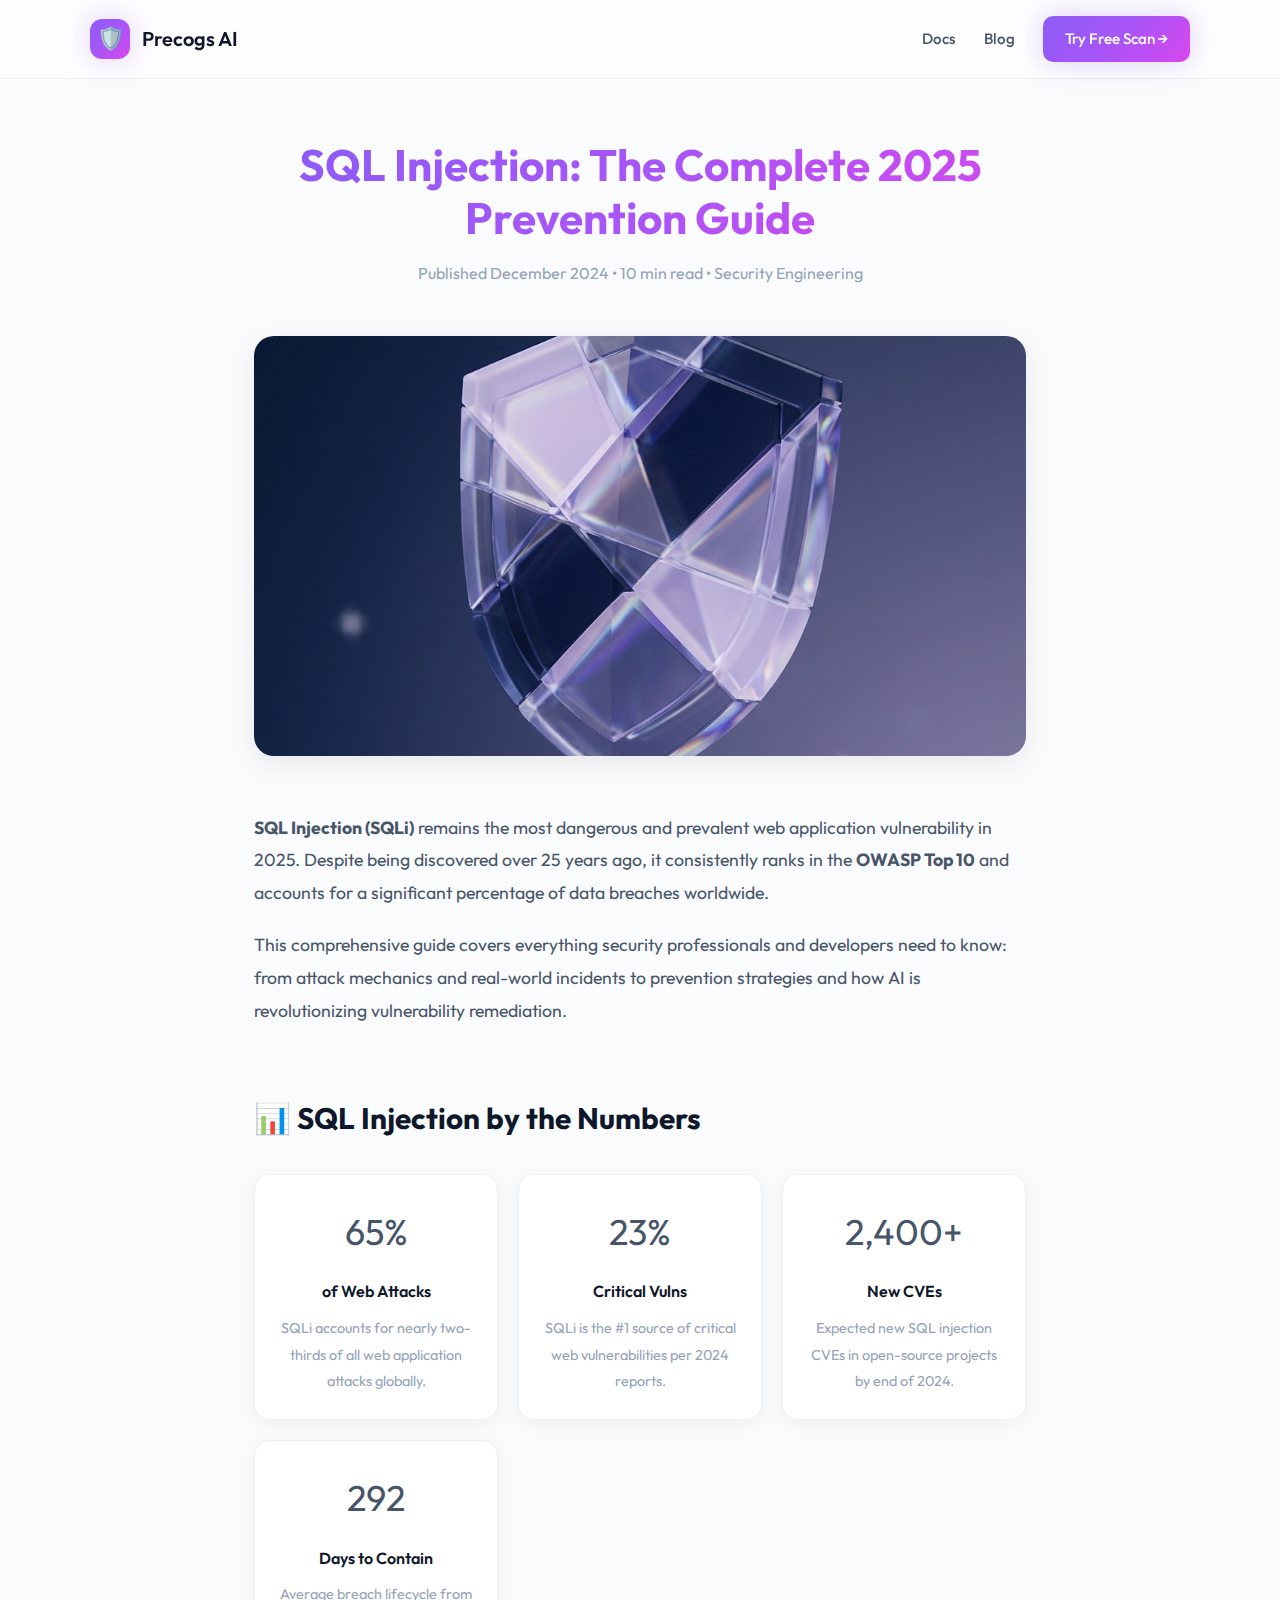
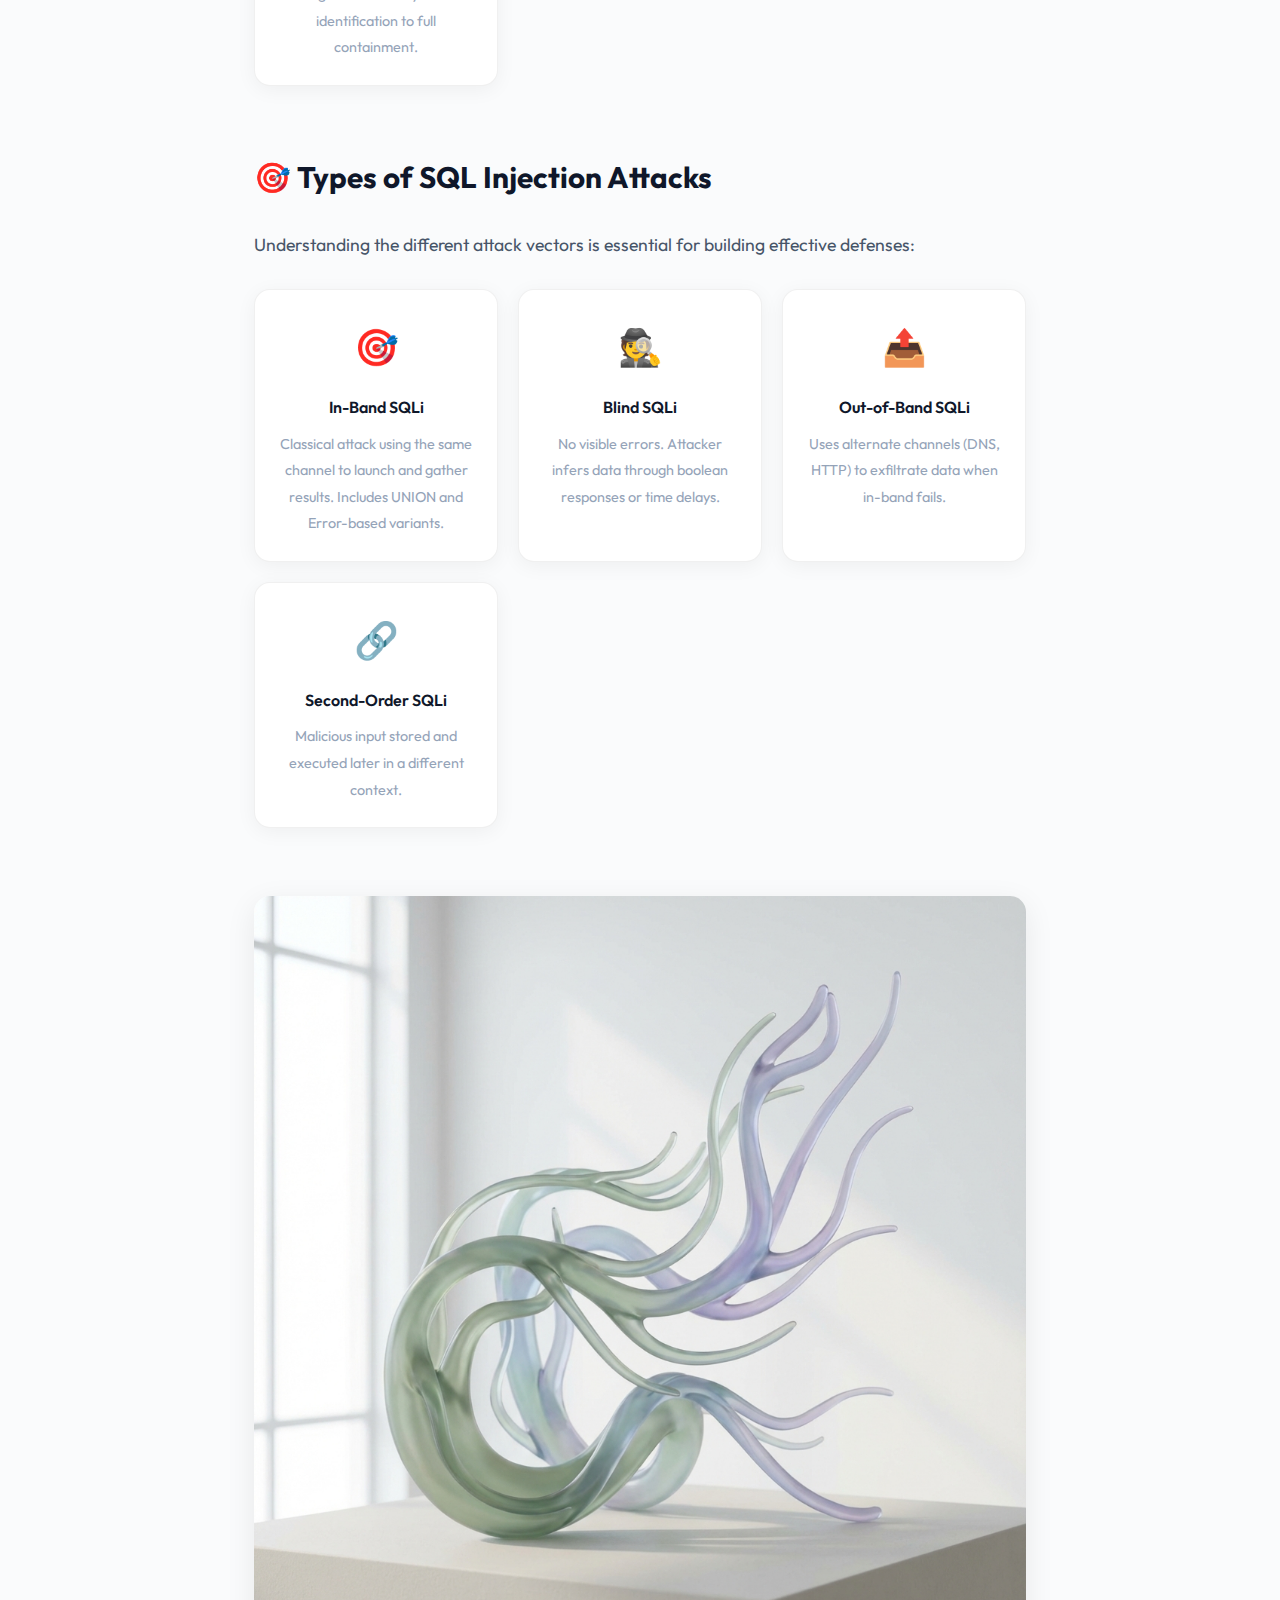
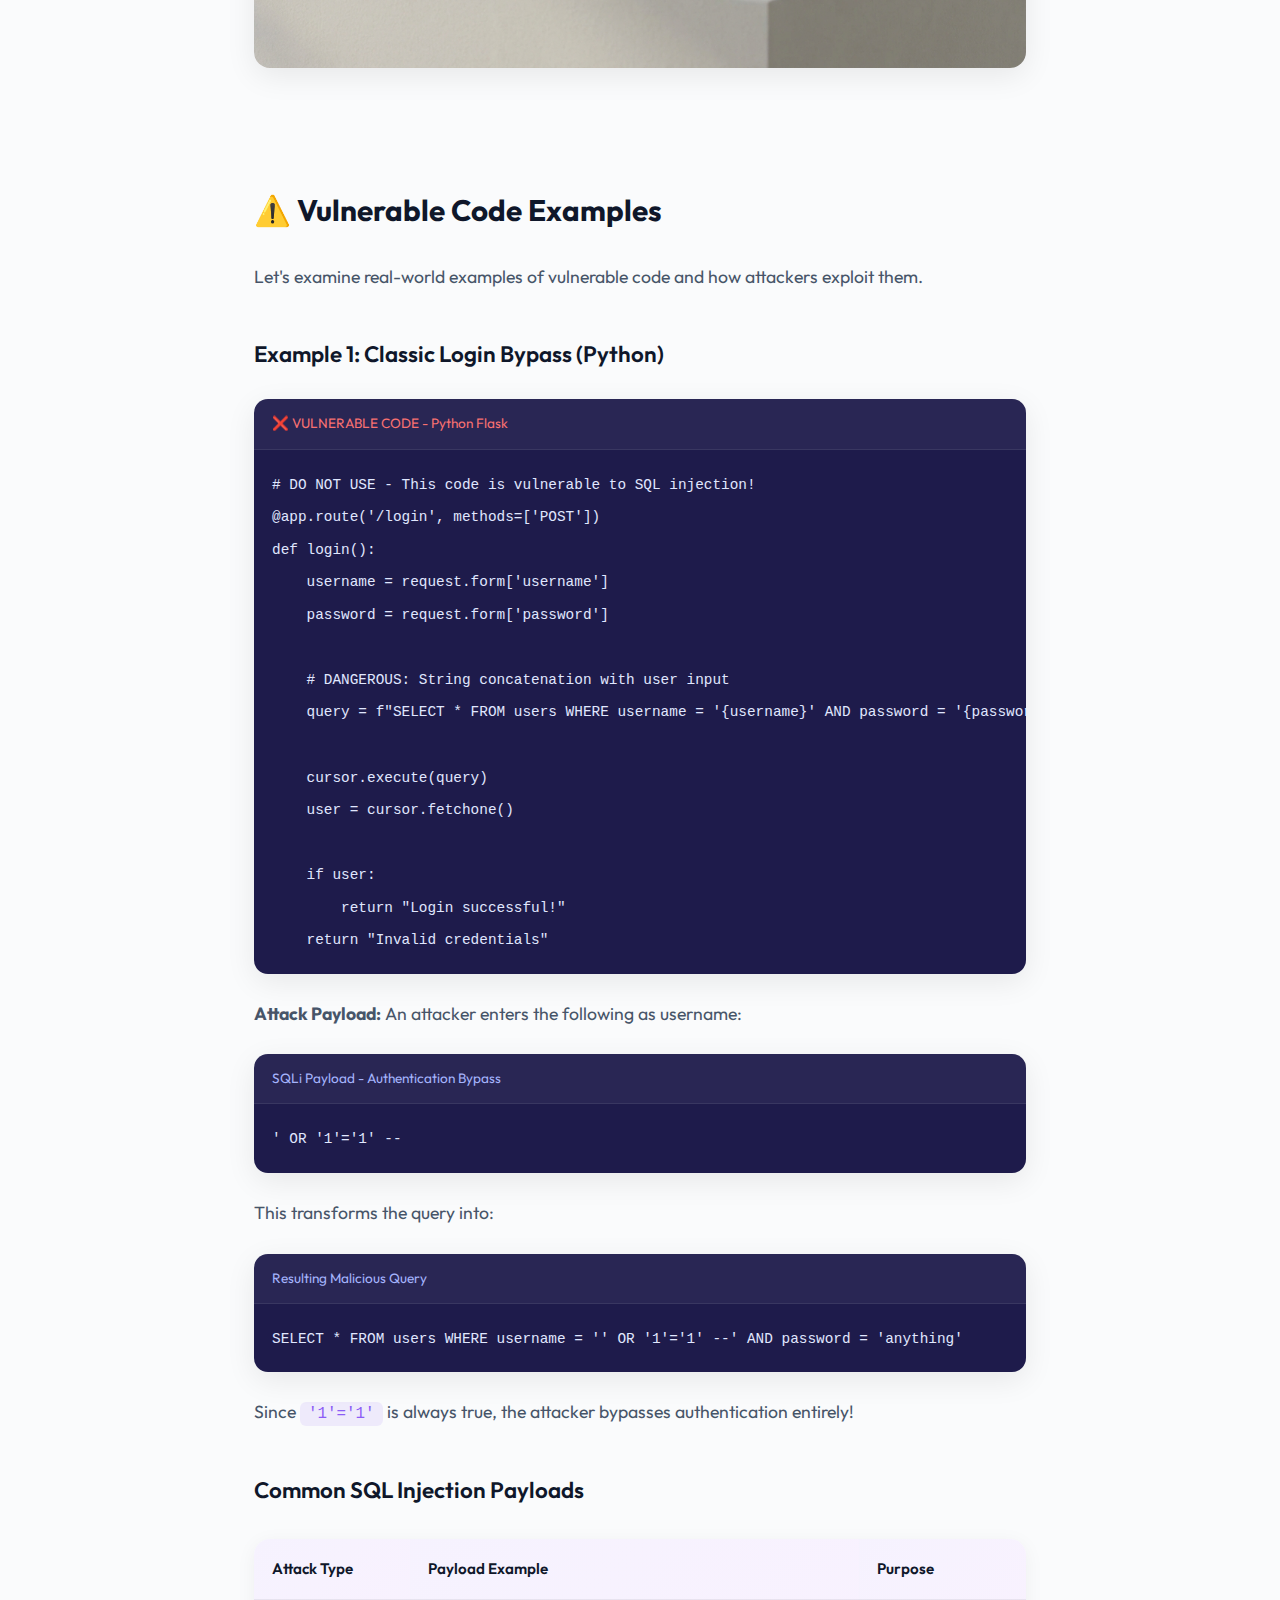
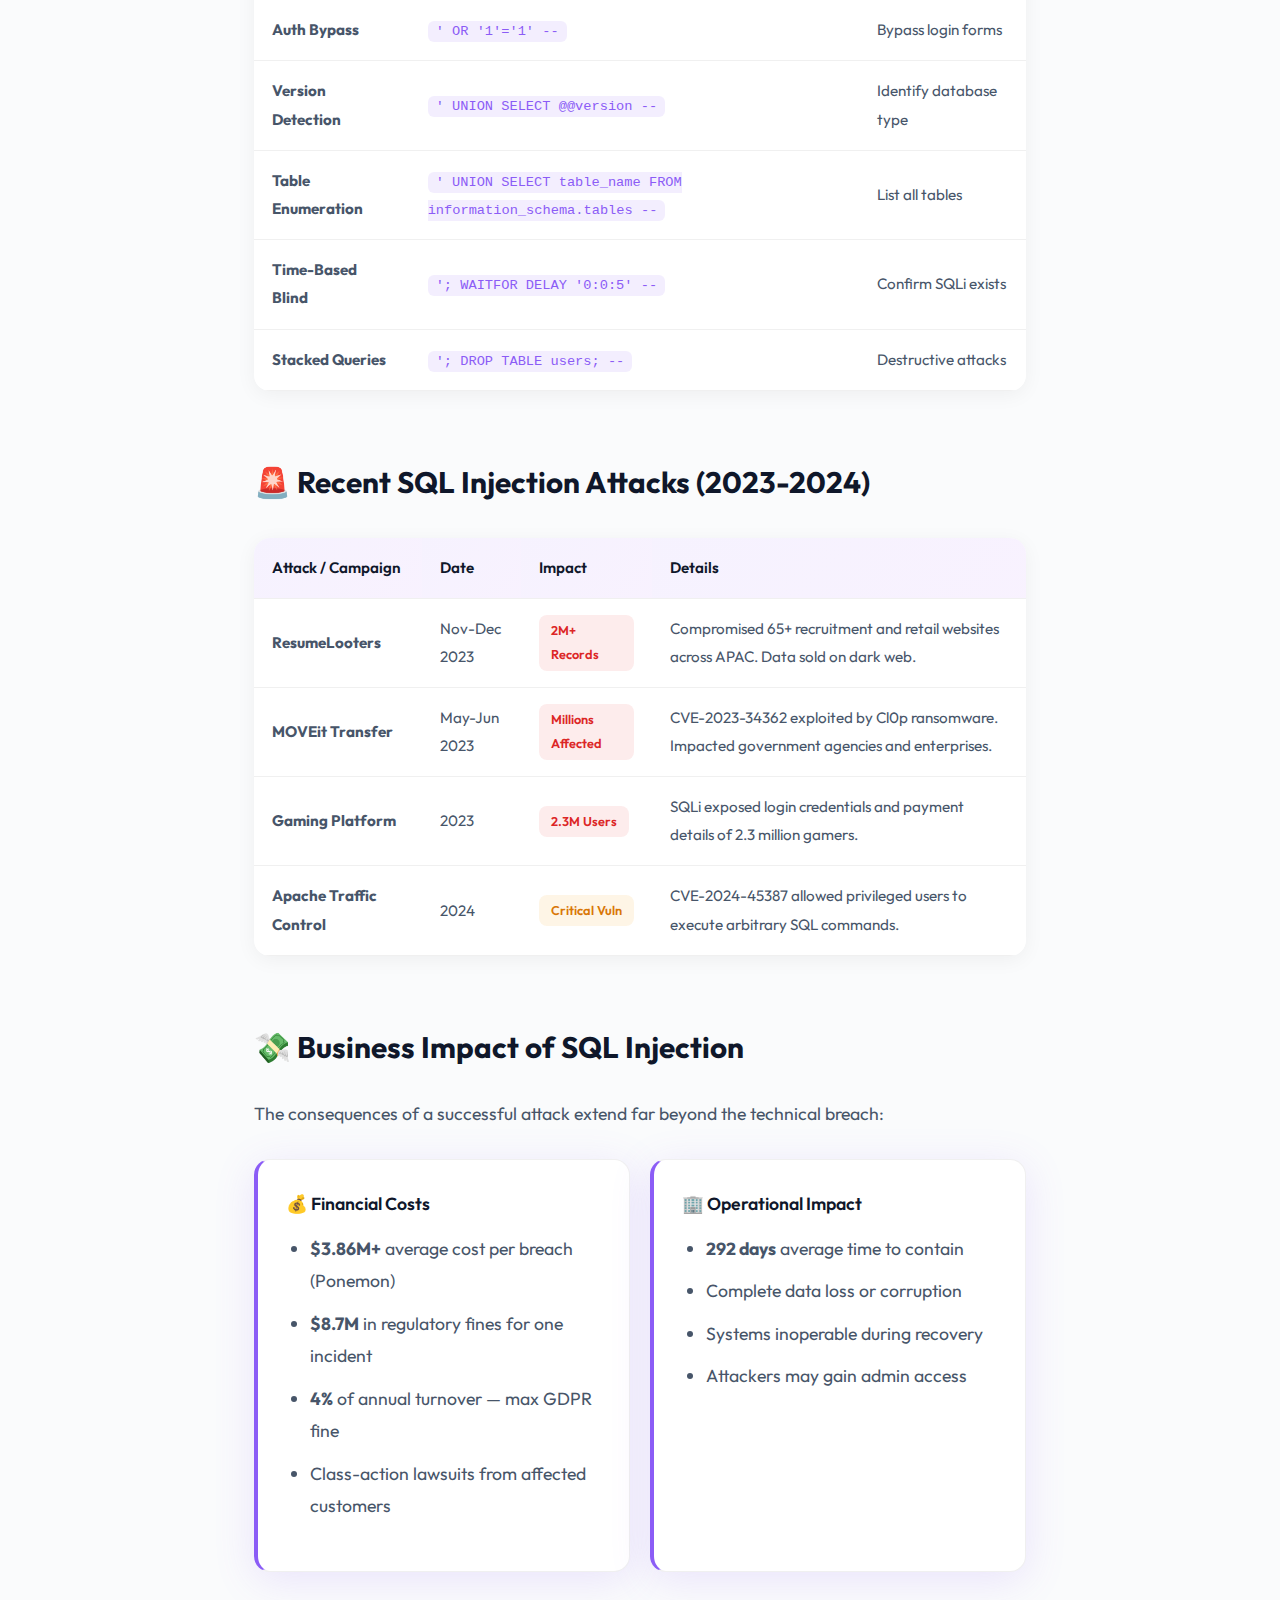
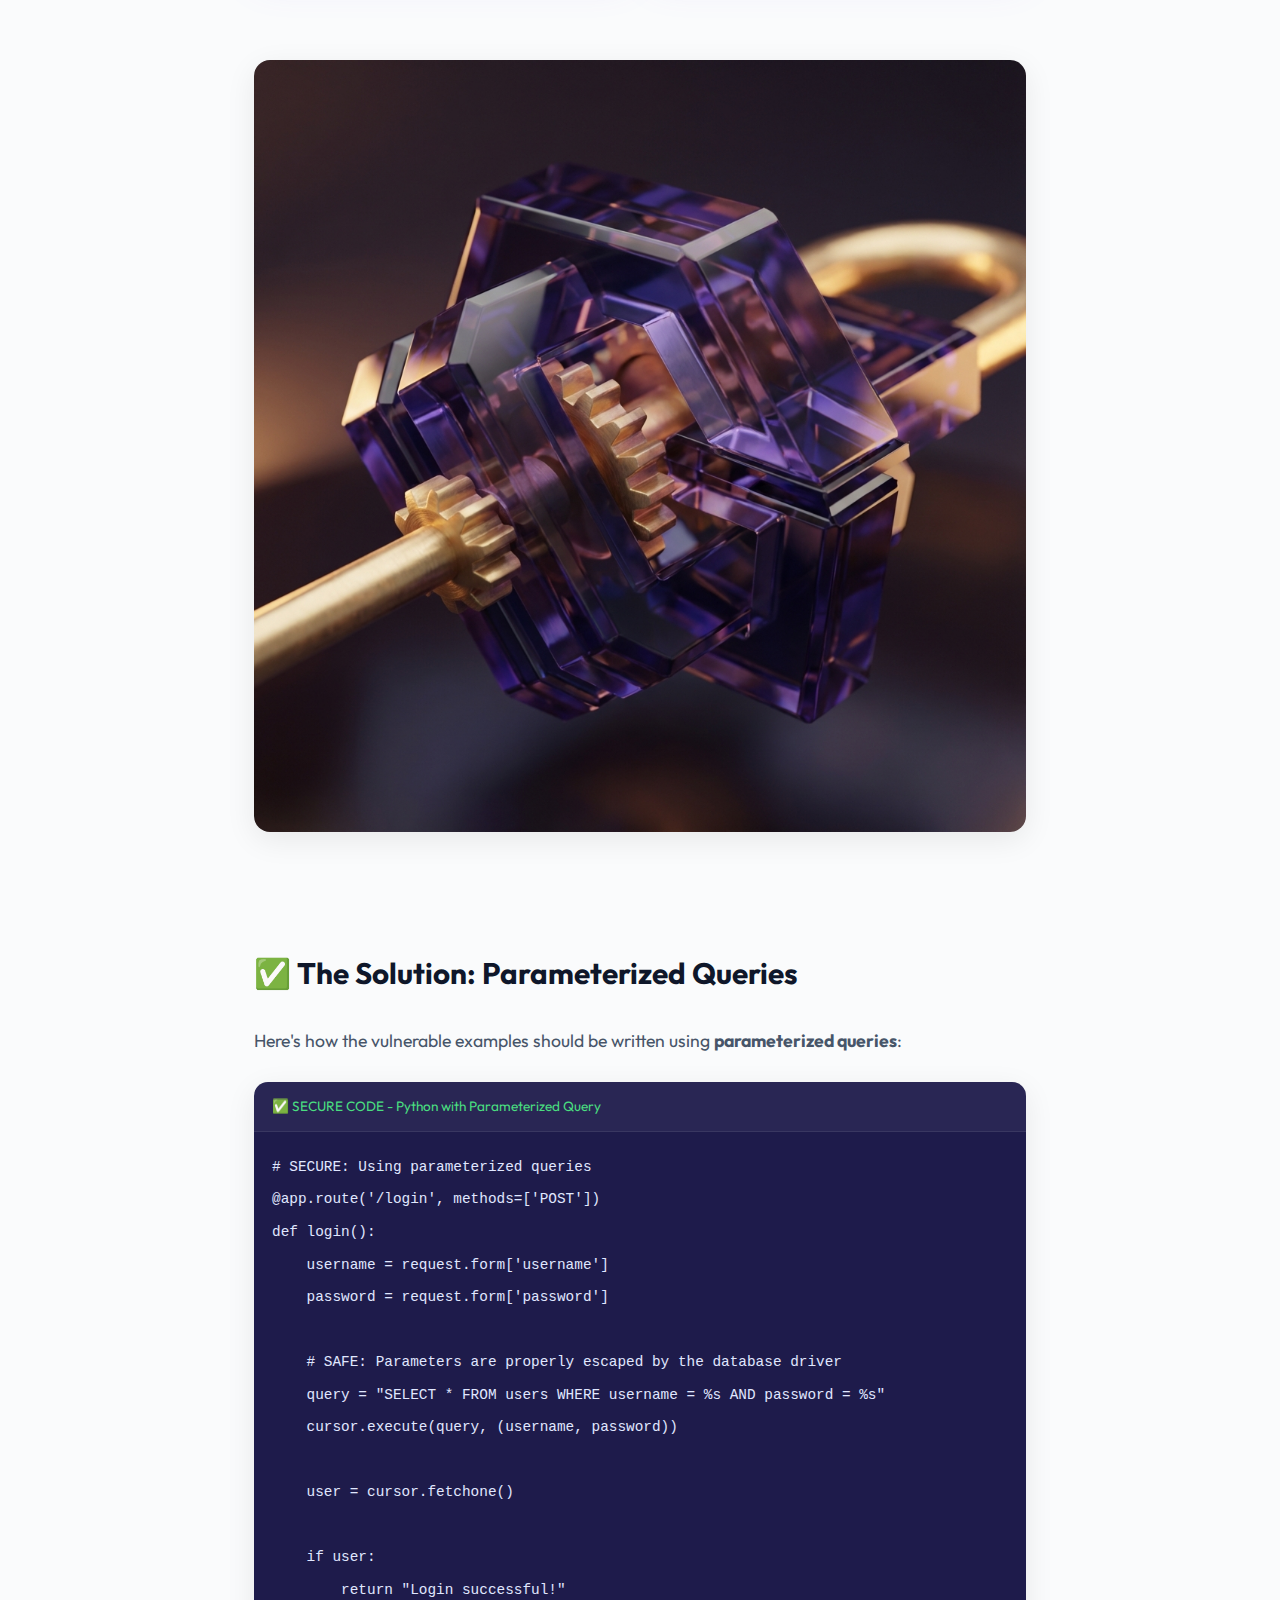
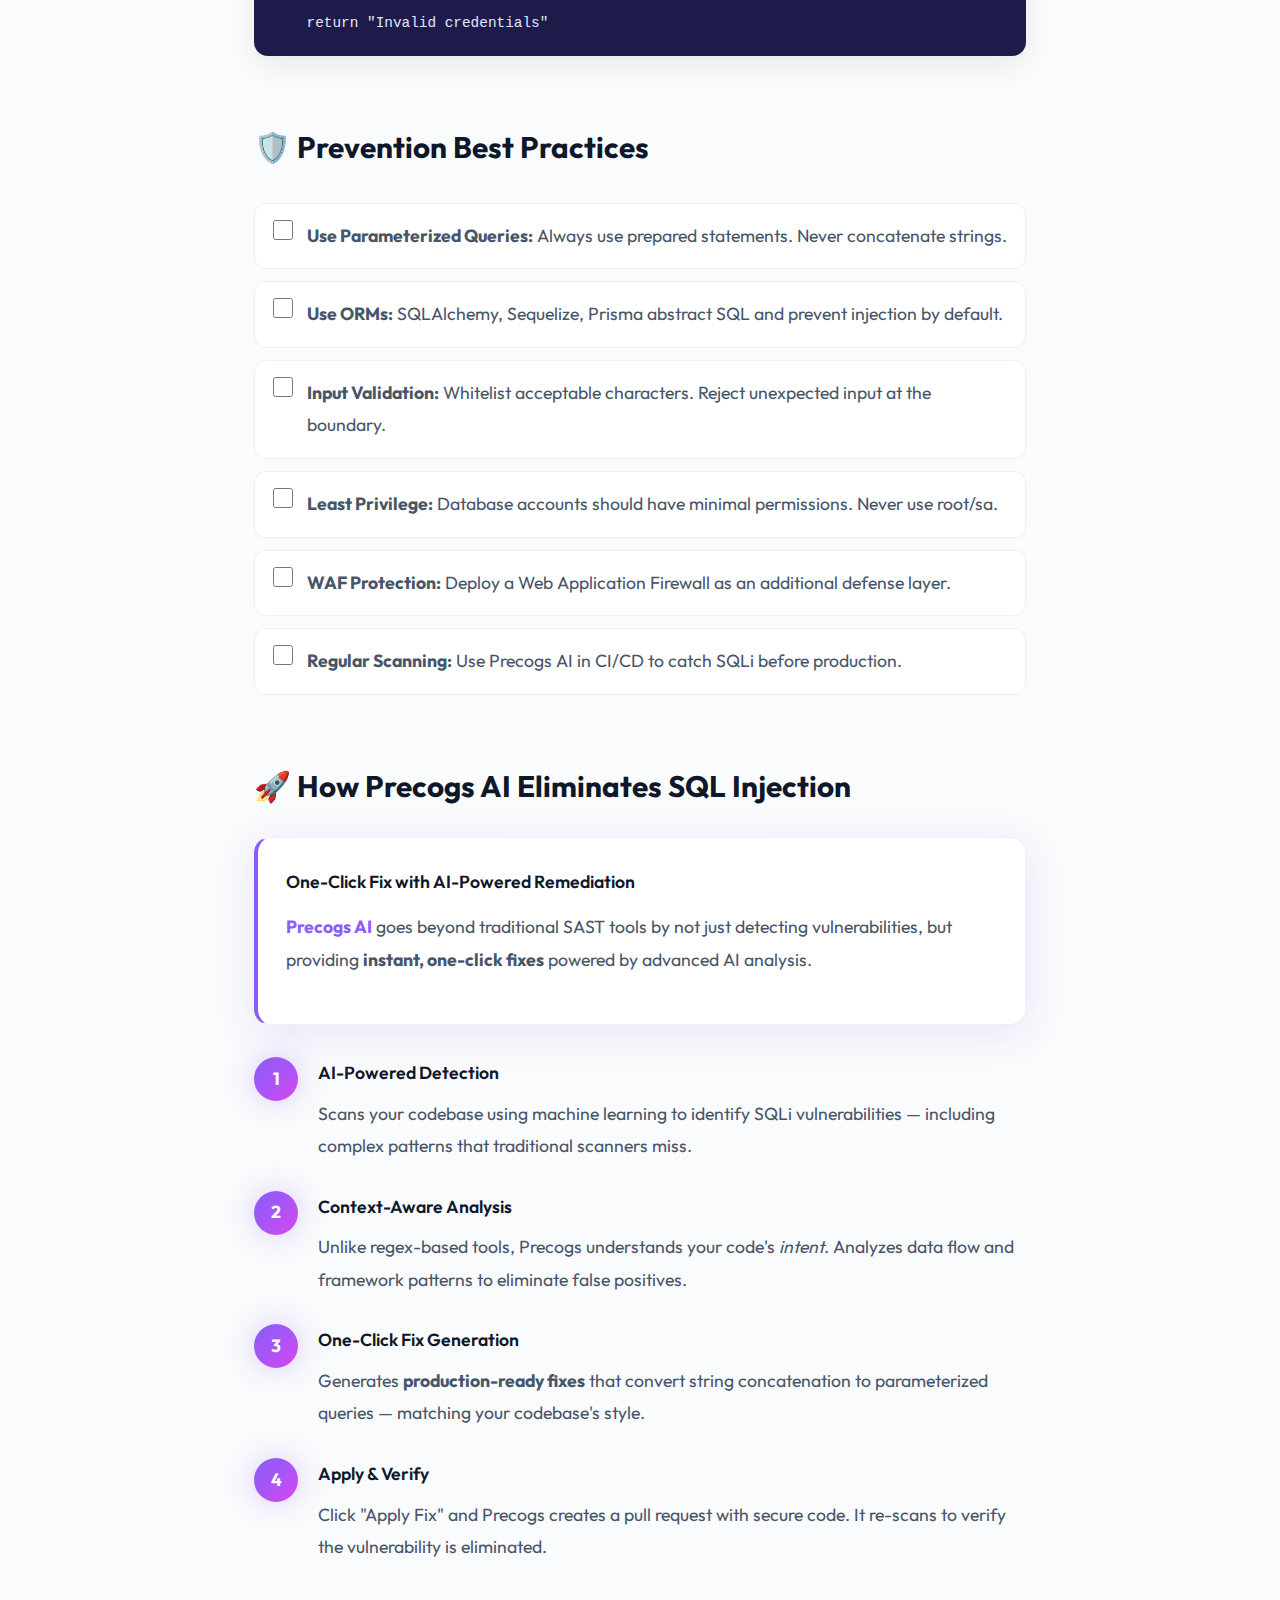
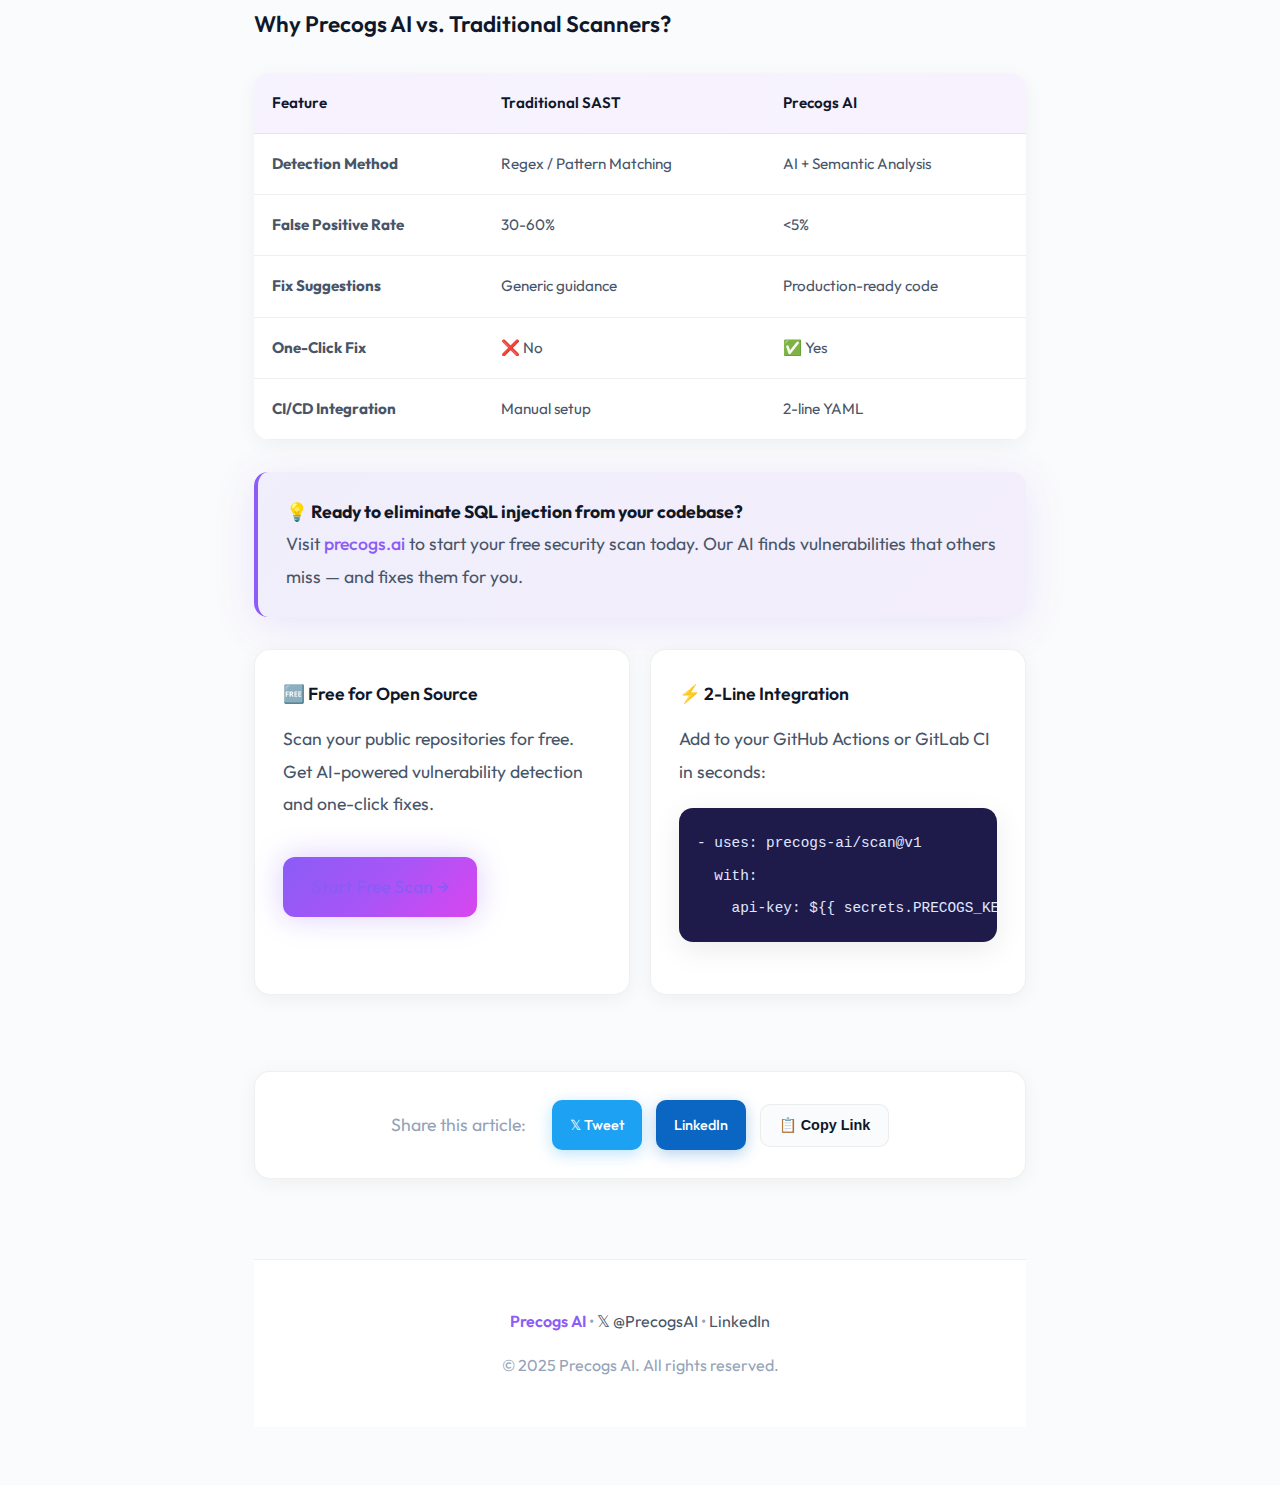
<file: Blog/sql-injection.html>
<!DOCTYPE html>
<html lang="en">

<head>
    <meta charset="UTF-8">
    <meta name="viewport" content="width=device-width, initial-scale=1.0">
    <title>SQL Injection Prevention Guide 2025 | Precogs AI Blog</title>
    <meta name="description"
        content="The complete guide to SQL Injection (SQLi) prevention in 2025. Learn about attack vectors, see vulnerable vs secure code examples, and how to fix vulnerabilities with AI using Precogs.">

    <!-- Open Graph / Facebook -->
    <meta property="og:type" content="article">
    <meta property="og:title" content="SQL Injection: The Complete 2025 Prevention Guide">
    <meta property="og:description"
        content="65% of web attacks use SQL injection. Learn how to detect, prevent, and auto-fix SQLi vulnerabilities with AI-powered scanning.">
    <meta property="og:image" content="https://precogs.ai/blog/images/sql-injection-og.png">
    <meta property="og:url" content="https://precogs.ai/blog/sql-injection">
    <meta property="og:site_name" content="Precogs AI">

    <!-- Twitter Card -->
    <meta name="twitter:card" content="summary_large_image">
    <meta name="twitter:site" content="@PrecogsAI">
    <meta name="twitter:title" content="SQL Injection: The Complete 2025 Prevention Guide">
    <meta name="twitter:description"
        content="65% of web attacks use SQL injection. Learn how AI can auto-fix your vulnerabilities.">
    <meta name="twitter:image" content="https://precogs.ai/blog/images/sql-injection-og.png">

    <meta name="keywords"
        content="SQL Injection, SQLi, OWASP Top 10, Web Security, SAST, DevSecOps, Secure Coding, Precogs AI">
    <meta name="author" content="Precogs AI">

    <link href="https://fonts.googleapis.com/css2?family=Outfit:wght@300;400;500;600;700&display=swap" rel="stylesheet">
    <style>
        /* ============================================
           LIGHT THEME - Precogs AI Blog
           Light background, navy text, purple accents
           ============================================ */

        :root {
            /* Light Theme Colors */
            --bg-light: #fafbfc;
            --bg-white: #ffffff;
            --bg-glass: rgba(255, 255, 255, 0.7);
            --text-dark: #0f172a;
            --text-secondary: #475569;
            --text-muted: #94a3b8;

            /* Accent Colors */
            --accent-primary: #8b5cf6;
            --accent-secondary: #a855f7;
            --gradient-primary: linear-gradient(135deg, #8b5cf6, #a855f7, #d946ef);
            --accent-glow: 0 0 30px rgba(139, 92, 246, 0.3);
            --accent-glow-strong: 0 0 40px rgba(139, 92, 246, 0.5);

            /* Borders & Shadows */
            --border-light: rgba(0, 0, 0, 0.06);
            --border-accent: rgba(139, 92, 246, 0.2);
            --shadow-soft: 0 4px 20px rgba(0, 0, 0, 0.05);
            --shadow-card: 0 8px 30px rgba(0, 0, 0, 0.08);
            --shadow-glow: 0 8px 40px rgba(139, 92, 246, 0.15);
        }

        * {
            margin: 0;
            padding: 0;
            box-sizing: border-box;
        }

        body {
            background: var(--bg-light);
            color: var(--text-dark);
            font-family: 'Outfit', -apple-system, BlinkMacSystemFont, sans-serif;
            line-height: 1.7;
            font-size: 16px;
        }

        /* ============================================
           HEADER - Glassmorphism
           ============================================ */
        .site-header {
            position: sticky;
            top: 0;
            z-index: 1000;
            background: var(--bg-glass);
            backdrop-filter: blur(20px);
            -webkit-backdrop-filter: blur(20px);
            border-bottom: 1px solid var(--border-light);
            padding: 16px 24px;
        }

        .header-inner {
            max-width: 1100px;
            margin: 0 auto;
            display: flex;
            justify-content: space-between;
            align-items: center;
        }

        .logo-link {
            display: flex;
            align-items: center;
            gap: 12px;
            text-decoration: none;
            color: var(--text-dark);
            font-weight: 600;
            font-size: 1.25rem;
        }

        .logo-icon {
            width: 40px;
            height: 40px;
            background: var(--gradient-primary);
            border-radius: 12px;
            display: flex;
            align-items: center;
            justify-content: center;
            font-size: 22px;
            box-shadow: var(--accent-glow);
        }

        .header-nav {
            display: flex;
            align-items: center;
            gap: 28px;
        }

        .header-nav a {
            color: var(--text-secondary);
            text-decoration: none;
            font-size: 0.95rem;
            font-weight: 500;
            transition: color 0.3s;
        }

        .header-nav a:hover {
            color: var(--accent-primary);
        }

        .cta-btn {
            background: var(--gradient-primary);
            color: white !important;
            padding: 10px 22px;
            border-radius: 10px;
            font-weight: 600;
            text-decoration: none;
            transition: transform 0.2s, box-shadow 0.2s;
            box-shadow: var(--accent-glow);
        }

        .cta-btn:hover {
            transform: translateY(-2px);
            box-shadow: var(--accent-glow-strong);
        }

        /* ============================================
           BLOG CONTAINER
           ============================================ */
        .blog-container {
            max-width: 820px;
            margin: 0 auto;
            padding: 60px 24px;
        }

        .blog-header {
            text-align: center;
            margin-bottom: 48px;
        }

        .blog-title {
            font-size: 2.75rem;
            font-weight: 700;
            background: var(--gradient-primary);
            -webkit-background-clip: text;
            background-clip: text;
            color: transparent;
            margin-bottom: 16px;
            line-height: 1.2;
        }

        .blog-meta {
            color: var(--text-muted);
            font-size: 1rem;
        }

        /* Hero Image */
        .blog-hero-image {
            width: 100%;
            max-height: 420px;
            object-fit: cover;
            border-radius: 20px;
            margin-bottom: 48px;
            box-shadow: var(--shadow-card);
        }

        /* Section Images */
        .section-image {
            width: 100%;
            border-radius: 16px;
            margin: 40px 0;
            box-shadow: var(--shadow-card);
        }

        /* ============================================
           ARTICLE CONTENT
           ============================================ */
        .blog-content {
            font-size: 1.1rem;
            line-height: 1.85;
            color: var(--text-secondary);
        }

        .blog-content h2 {
            font-size: 1.85rem;
            font-weight: 700;
            color: var(--text-dark);
            margin-top: 64px;
            margin-bottom: 24px;
        }

        .blog-content h3 {
            font-size: 1.4rem;
            font-weight: 600;
            color: var(--text-dark);
            margin-top: 40px;
            margin-bottom: 16px;
        }

        .blog-content p {
            margin-bottom: 20px;
        }

        .blog-content ul,
        .blog-content ol {
            margin-left: 24px;
            margin-bottom: 20px;
        }

        .blog-content li {
            margin-bottom: 10px;
        }

        .blog-content code {
            background: rgba(139, 92, 246, 0.1);
            padding: 3px 8px;
            border-radius: 6px;
            font-family: 'SF Mono', 'Consolas', monospace;
            font-size: 0.9em;
            color: var(--accent-primary);
        }

        .blog-content a {
            color: var(--accent-primary);
            text-decoration: none;
            font-weight: 500;
        }

        .blog-content a:hover {
            text-decoration: underline;
        }

        /* ============================================
           CARDS - Glassmorphism
           ============================================ */
        .card {
            background: var(--bg-white);
            border: 1px solid var(--border-light);
            border-radius: 16px;
            padding: 28px;
            margin-bottom: 20px;
            box-shadow: var(--shadow-soft);
        }

        .highlight-card {
            border-left: 4px solid var(--accent-primary);
            box-shadow: var(--shadow-glow);
        }

        .card h4 {
            color: var(--text-dark);
            font-weight: 600;
            margin-bottom: 12px;
        }

        .card ul {
            color: var(--text-secondary);
        }

        /* ============================================
           FEATURE GRID
           ============================================ */
        .feature-grid {
            display: grid;
            grid-template-columns: repeat(auto-fit, minmax(180px, 1fr));
            gap: 20px;
            margin: 28px 0;
        }

        .feature-card {
            background: var(--bg-white);
            border: 1px solid var(--border-light);
            border-radius: 16px;
            padding: 24px;
            text-align: center;
            transition: all 0.3s ease;
            box-shadow: var(--shadow-soft);
        }

        .feature-card:hover {
            transform: translateY(-4px);
            border-color: var(--border-accent);
            box-shadow: var(--shadow-glow);
        }

        .feature-card .feature-icon {
            font-size: 36px;
            margin-bottom: 12px;
        }

        .feature-card h4 {
            color: var(--text-dark);
            margin-bottom: 8px;
            font-size: 1rem;
            font-weight: 600;
        }

        .feature-card p {
            color: var(--text-muted);
            font-size: 0.9rem;
            margin: 0;
        }

        /* ============================================
           TABLES
           ============================================ */
        .table-container {
            overflow-x: auto;
            margin: 28px 0;
            border-radius: 16px;
            box-shadow: var(--shadow-soft);
        }

        .data-table {
            width: 100%;
            border-collapse: collapse;
            font-size: 0.95rem;
            background: var(--bg-white);
        }

        .data-table th,
        .data-table td {
            padding: 16px 18px;
            text-align: left;
            border-bottom: 1px solid var(--border-light);
        }

        .data-table th {
            background: linear-gradient(135deg, rgba(139, 92, 246, 0.08), rgba(168, 85, 247, 0.08));
            color: var(--text-dark);
            font-weight: 600;
        }

        .data-table td {
            color: var(--text-secondary);
        }

        .task-tag {
            display: inline-block;
            padding: 4px 12px;
            border-radius: 8px;
            font-size: 0.8rem;
            font-weight: 600;
        }

        .priority-high {
            background: rgba(239, 68, 68, 0.1);
            color: #dc2626;
        }

        .priority-medium {
            background: rgba(245, 158, 11, 0.1);
            color: #d97706;
        }

        /* ============================================
           CODE BLOCKS
           ============================================ */
        .code-block {
            background: #1e1b4b;
            border-radius: 14px;
            margin: 24px 0;
            overflow: hidden;
            box-shadow: var(--shadow-card);
        }

        .code-header {
            background: rgba(255, 255, 255, 0.05);
            padding: 12px 18px;
            font-size: 0.85rem;
            color: #a5b4fc;
            border-bottom: 1px solid rgba(255, 255, 255, 0.08);
        }

        .code-block pre {
            padding: 18px;
            margin: 0;
            overflow-x: auto;
        }

        .code-block code {
            font-family: 'SF Mono', 'Consolas', 'Monaco', monospace;
            font-size: 0.9rem;
            color: #e0e7ff;
            background: none;
            padding: 0;
        }

        /* ============================================
           TWO COLUMN LAYOUT
           ============================================ */
        .two-column {
            display: grid;
            grid-template-columns: repeat(auto-fit, minmax(280px, 1fr));
            gap: 20px;
            margin: 28px 0;
        }

        /* ============================================
           STEPS
           ============================================ */
        .steps-container {
            margin: 32px 0;
        }

        .step {
            display: flex;
            gap: 20px;
            margin-bottom: 28px;
        }

        .step-number {
            width: 44px;
            height: 44px;
            background: var(--gradient-primary);
            border-radius: 50%;
            display: flex;
            align-items: center;
            justify-content: center;
            font-weight: 700;
            color: white;
            flex-shrink: 0;
            box-shadow: var(--accent-glow);
        }

        .step-content h4 {
            color: var(--text-dark);
            font-weight: 600;
            margin-bottom: 8px;
        }

        .step-content p {
            color: var(--text-secondary);
            margin: 0;
        }

        /* ============================================
           CALLOUTS
           ============================================ */
        .callout {
            padding: 24px 28px;
            border-radius: 14px;
            margin: 32px 0;
        }

        .callout.warning {
            background: linear-gradient(135deg, rgba(245, 158, 11, 0.08), rgba(251, 191, 36, 0.08));
            border-left: 4px solid #f59e0b;
        }

        .callout.info {
            background: linear-gradient(135deg, rgba(139, 92, 246, 0.08), rgba(168, 85, 247, 0.08));
            border-left: 4px solid var(--accent-primary);
            box-shadow: var(--shadow-glow);
        }

        .callout strong {
            color: var(--text-dark);
        }

        /* ============================================
           CHECKLIST
           ============================================ */
        .checklist {
            margin: 28px 0;
        }

        .checkbox-item {
            display: flex;
            gap: 14px;
            padding: 16px 18px;
            background: var(--bg-white);
            border: 1px solid var(--border-light);
            border-radius: 12px;
            margin-bottom: 12px;
            cursor: pointer;
            transition: all 0.2s;
        }

        .checkbox-item:hover {
            border-color: var(--border-accent);
            box-shadow: var(--shadow-glow);
        }

        .checkbox-item input {
            accent-color: var(--accent-primary);
            width: 20px;
            height: 20px;
        }

        .checkbox-item span {
            color: var(--text-secondary);
        }

        /* ============================================
           SHARE BAR
           ============================================ */
        .share-bar {
            display: flex;
            flex-wrap: wrap;
            gap: 14px;
            justify-content: center;
            align-items: center;
            margin: 56px 0;
            padding: 28px;
            background: var(--bg-white);
            border: 1px solid var(--border-light);
            border-radius: 16px;
            box-shadow: var(--shadow-soft);
        }

        .share-btn {
            display: inline-flex;
            align-items: center;
            gap: 8px;
            padding: 12px 18px;
            border-radius: 10px;
            text-decoration: none;
            font-size: 0.9rem;
            font-weight: 600;
            border: none;
            cursor: pointer;
            transition: transform 0.2s, box-shadow 0.2s;
        }

        .share-btn:hover {
            transform: translateY(-2px);
        }

        .share-btn.twitter {
            background: #1DA1F2;
            color: white;
            box-shadow: 0 4px 15px rgba(29, 161, 242, 0.3);
        }

        .share-btn.linkedin {
            background: #0A66C2;
            color: white;
            box-shadow: 0 4px 15px rgba(10, 102, 194, 0.3);
        }

        .share-btn.copy {
            background: var(--bg-light);
            color: var(--text-dark);
            border: 1px solid var(--border-light);
        }

        /* ============================================
           BUTTONS
           ============================================ */
        .btn {
            display: inline-block;
            padding: 14px 28px;
            border-radius: 12px;
            font-weight: 600;
            text-decoration: none;
            transition: all 0.2s;
        }

        .btn-primary {
            background: var(--gradient-primary);
            color: white;
            box-shadow: var(--accent-glow);
        }

        .btn-primary:hover {
            transform: translateY(-2px);
            box-shadow: var(--accent-glow-strong);
        }

        /* ============================================
           FOOTER
           ============================================ */
        .site-footer {
            text-align: center;
            margin-top: 80px;
            padding: 48px 24px;
            border-top: 1px solid var(--border-light);
            color: var(--text-muted);
            background: var(--bg-white);
        }

        .site-footer a {
            color: var(--text-secondary);
            text-decoration: none;
            transition: color 0.2s;
        }

        .site-footer a:hover {
            color: var(--accent-primary);
        }

        /* ============================================
           RESPONSIVE
           ============================================ */
        @media (max-width: 768px) {
            .blog-title {
                font-size: 2rem;
            }

            .header-nav a:not(.cta-btn) {
                display: none;
            }

            .feature-grid {
                grid-template-columns: repeat(2, 1fr);
            }
        }
    </style>
</head>

<body>

    <!-- Site Header -->
    <header class="site-header">
        <div class="header-inner">
            <a href="https://precogs.ai" class="logo-link">
                <div class="logo-icon">🛡️</div>
                <span>Precogs AI</span>
            </a>
            <nav class="header-nav">
                <a href="../index.html">Docs</a>
                <a href="#">Blog</a>
                <a href="https://precogs.ai" target="_blank" class="cta-btn">Try Free Scan →</a>
            </nav>
        </div>
    </header>

    <div class="blog-container">

        <header class="blog-header">
            <h1 class="blog-title">SQL Injection: The Complete 2025 Prevention Guide</h1>
            <p class="blog-meta">Published December 2024 • 10 min read • Security Engineering</p>
        </header>

        <img src="images/cohere-shield.png" alt="Abstract crystalline shield representing database protection"
            class="blog-hero-image">

        <article class="blog-content">

            <!-- SECTION 1: Introduction -->
            <p><strong>SQL Injection (SQLi)</strong> remains the most dangerous and prevalent web application
                vulnerability in 2025. Despite being discovered over 25 years ago, it consistently ranks in the
                <strong>OWASP Top 10</strong> and accounts for a significant percentage of data breaches worldwide.
            </p>

            <p>This comprehensive guide covers everything security professionals and developers need to know: from
                attack mechanics and real-world incidents to prevention strategies and how AI is revolutionizing
                vulnerability remediation.</p>

            <!-- SECTION 2: Statistics -->
            <h2>📊 SQL Injection by the Numbers</h2>
            <div class="feature-grid">
                <div class="feature-card">
                    <div class="feature-icon">65%</div>
                    <h4>of Web Attacks</h4>
                    <p>SQLi accounts for nearly two-thirds of all web application attacks globally.</p>
                </div>
                <div class="feature-card">
                    <div class="feature-icon">23%</div>
                    <h4>Critical Vulns</h4>
                    <p>SQLi is the #1 source of critical web vulnerabilities per 2024 reports.</p>
                </div>
                <div class="feature-card">
                    <div class="feature-icon">2,400+</div>
                    <h4>New CVEs</h4>
                    <p>Expected new SQL injection CVEs in open-source projects by end of 2024.</p>
                </div>
                <div class="feature-card">
                    <div class="feature-icon">292</div>
                    <h4>Days to Contain</h4>
                    <p>Average breach lifecycle from identification to full containment.</p>
                </div>
            </div>

            <!-- SECTION 3: Attack Types -->
            <h2>🎯 Types of SQL Injection Attacks</h2>
            <p>Understanding the different attack vectors is essential for building effective defenses:</p>

            <div class="feature-grid">
                <div class="feature-card">
                    <div class="feature-icon">🎯</div>
                    <h4>In-Band SQLi</h4>
                    <p>Classical attack using the same channel to launch and gather results. Includes UNION and
                        Error-based variants.</p>
                </div>
                <div class="feature-card">
                    <div class="feature-icon">🕵️</div>
                    <h4>Blind SQLi</h4>
                    <p>No visible errors. Attacker infers data through boolean responses or time delays.</p>
                </div>
                <div class="feature-card">
                    <div class="feature-icon">📤</div>
                    <h4>Out-of-Band SQLi</h4>
                    <p>Uses alternate channels (DNS, HTTP) to exfiltrate data when in-band fails.</p>
                </div>
                <div class="feature-card">
                    <div class="feature-icon">🔗</div>
                    <h4>Second-Order SQLi</h4>
                    <p>Malicious input stored and executed later in a different context.</p>
                </div>
            </div>

            <img src="images/cohere-flow.png" alt="Abstract flowing data streams representing attack vectors"
                class="section-image">

            <!-- SECTION 4: Vulnerable Code -->
            <h2>⚠️ Vulnerable Code Examples</h2>
            <p>Let's examine real-world examples of vulnerable code and how attackers exploit them.</p>

            <h3>Example 1: Classic Login Bypass (Python)</h3>
            <div class="code-block">
                <div class="code-header">
                    <span style="color: #f87171;">❌ VULNERABLE CODE - Python Flask</span>
                </div>
                <pre><code># DO NOT USE - This code is vulnerable to SQL injection!
@app.route('/login', methods=['POST'])
def login():
    username = request.form['username']
    password = request.form['password']
    
    # DANGEROUS: String concatenation with user input
    query = f"SELECT * FROM users WHERE username = '{username}' AND password = '{password}'"
    
    cursor.execute(query)
    user = cursor.fetchone()
    
    if user:
        return "Login successful!"
    return "Invalid credentials"</code></pre>
            </div>

            <p><strong>Attack Payload:</strong> An attacker enters the following as username:</p>
            <div class="code-block">
                <div class="code-header">SQLi Payload - Authentication Bypass</div>
                <pre><code>' OR '1'='1' --</code></pre>
            </div>

            <p>This transforms the query into:</p>
            <div class="code-block">
                <div class="code-header">Resulting Malicious Query</div>
                <pre><code>SELECT * FROM users WHERE username = '' OR '1'='1' --' AND password = 'anything'</code></pre>
            </div>

            <p>Since <code>'1'='1'</code> is always true, the attacker bypasses authentication entirely!</p>

            <h3>Common SQL Injection Payloads</h3>
            <div class="table-container">
                <table class="data-table">
                    <thead>
                        <tr>
                            <th>Attack Type</th>
                            <th>Payload Example</th>
                            <th>Purpose</th>
                        </tr>
                    </thead>
                    <tbody>
                        <tr>
                            <td><strong>Auth Bypass</strong></td>
                            <td><code>' OR '1'='1' --</code></td>
                            <td>Bypass login forms</td>
                        </tr>
                        <tr>
                            <td><strong>Version Detection</strong></td>
                            <td><code>' UNION SELECT @@version --</code></td>
                            <td>Identify database type</td>
                        </tr>
                        <tr>
                            <td><strong>Table Enumeration</strong></td>
                            <td><code>' UNION SELECT table_name FROM information_schema.tables --</code></td>
                            <td>List all tables</td>
                        </tr>
                        <tr>
                            <td><strong>Time-Based Blind</strong></td>
                            <td><code>'; WAITFOR DELAY '0:0:5' --</code></td>
                            <td>Confirm SQLi exists</td>
                        </tr>
                        <tr>
                            <td><strong>Stacked Queries</strong></td>
                            <td><code>'; DROP TABLE users; --</code></td>
                            <td>Destructive attacks</td>
                        </tr>
                    </tbody>
                </table>
            </div>

            <!-- SECTION 5: Real-World Incidents -->
            <h2>🚨 Recent SQL Injection Attacks (2023-2024)</h2>
            <div class="table-container">
                <table class="data-table">
                    <thead>
                        <tr>
                            <th>Attack / Campaign</th>
                            <th>Date</th>
                            <th>Impact</th>
                            <th>Details</th>
                        </tr>
                    </thead>
                    <tbody>
                        <tr>
                            <td><strong>ResumeLooters</strong></td>
                            <td>Nov-Dec 2023</td>
                            <td><span class="task-tag priority-high">2M+ Records</span></td>
                            <td>Compromised 65+ recruitment and retail websites across APAC. Data sold on dark web.</td>
                        </tr>
                        <tr>
                            <td><strong>MOVEit Transfer</strong></td>
                            <td>May-Jun 2023</td>
                            <td><span class="task-tag priority-high">Millions Affected</span></td>
                            <td>CVE-2023-34362 exploited by Cl0p ransomware. Impacted government agencies and
                                enterprises.</td>
                        </tr>
                        <tr>
                            <td><strong>Gaming Platform</strong></td>
                            <td>2023</td>
                            <td><span class="task-tag priority-high">2.3M Users</span></td>
                            <td>SQLi exposed login credentials and payment details of 2.3 million gamers.</td>
                        </tr>
                        <tr>
                            <td><strong>Apache Traffic Control</strong></td>
                            <td>2024</td>
                            <td><span class="task-tag priority-medium">Critical Vuln</span></td>
                            <td>CVE-2024-45387 allowed privileged users to execute arbitrary SQL commands.</td>
                        </tr>
                    </tbody>
                </table>
            </div>

            <!-- SECTION 6: Business Impact -->
            <h2>💸 Business Impact of SQL Injection</h2>
            <p>The consequences of a successful attack extend far beyond the technical breach:</p>

            <div class="two-column">
                <div class="card highlight-card">
                    <h4>💰 Financial Costs</h4>
                    <ul>
                        <li><strong>$3.86M+</strong> average cost per breach (Ponemon)</li>
                        <li><strong>$8.7M</strong> in regulatory fines for one incident</li>
                        <li><strong>4%</strong> of annual turnover — max GDPR fine</li>
                        <li>Class-action lawsuits from affected customers</li>
                    </ul>
                </div>
                <div class="card highlight-card">
                    <h4>🏢 Operational Impact</h4>
                    <ul>
                        <li><strong>292 days</strong> average time to contain</li>
                        <li>Complete data loss or corruption</li>
                        <li>Systems inoperable during recovery</li>
                        <li>Attackers may gain admin access</li>
                    </ul>
                </div>
            </div>

            <img src="images/cohere-lock.png" alt="Abstract geometric lock representing security" class="section-image">

            <!-- SECTION 7: Secure Code -->
            <h2>✅ The Solution: Parameterized Queries</h2>
            <p>Here's how the vulnerable examples should be written using <strong>parameterized queries</strong>:</p>

            <div class="code-block">
                <div class="code-header">
                    <span style="color: #4ade80;">✅ SECURE CODE - Python with Parameterized Query</span>
                </div>
                <pre><code># SECURE: Using parameterized queries
@app.route('/login', methods=['POST'])
def login():
    username = request.form['username']
    password = request.form['password']
    
    # SAFE: Parameters are properly escaped by the database driver
    query = "SELECT * FROM users WHERE username = %s AND password = %s"
    cursor.execute(query, (username, password))
    
    user = cursor.fetchone()
    
    if user:
        return "Login successful!"
    return "Invalid credentials"</code></pre>
            </div>

            <!-- SECTION 8: Prevention Checklist -->
            <h2>🛡️ Prevention Best Practices</h2>
            <div class="checklist">
                <label class="checkbox-item">
                    <input type="checkbox">
                    <span><strong>Use Parameterized Queries:</strong> Always use prepared statements. Never concatenate
                        strings.</span>
                </label>
                <label class="checkbox-item">
                    <input type="checkbox">
                    <span><strong>Use ORMs:</strong> SQLAlchemy, Sequelize, Prisma abstract SQL and prevent injection by
                        default.</span>
                </label>
                <label class="checkbox-item">
                    <input type="checkbox">
                    <span><strong>Input Validation:</strong> Whitelist acceptable characters. Reject unexpected input at
                        the boundary.</span>
                </label>
                <label class="checkbox-item">
                    <input type="checkbox">
                    <span><strong>Least Privilege:</strong> Database accounts should have minimal permissions. Never use
                        root/sa.</span>
                </label>
                <label class="checkbox-item">
                    <input type="checkbox">
                    <span><strong>WAF Protection:</strong> Deploy a Web Application Firewall as an additional defense
                        layer.</span>
                </label>
                <label class="checkbox-item">
                    <input type="checkbox">
                    <span><strong>Regular Scanning:</strong> Use Precogs AI in CI/CD to catch SQLi before
                        production.</span>
                </label>
            </div>

            <!-- SECTION 9: Precogs AI -->
            <h2>🚀 How Precogs AI Eliminates SQL Injection</h2>

            <div class="card highlight-card">
                <h4>One-Click Fix with AI-Powered Remediation</h4>
                <p><a href="https://precogs.ai" target="_blank"><strong>Precogs AI</strong></a> goes beyond traditional
                    SAST tools by not just detecting vulnerabilities, but providing <strong>instant, one-click
                        fixes</strong> powered by advanced AI analysis.</p>
            </div>

            <div class="steps-container">
                <div class="step">
                    <div class="step-number">1</div>
                    <div class="step-content">
                        <h4>AI-Powered Detection</h4>
                        <p>Scans your codebase using machine learning to identify SQLi vulnerabilities — including
                            complex patterns that traditional scanners miss.</p>
                    </div>
                </div>
                <div class="step">
                    <div class="step-number">2</div>
                    <div class="step-content">
                        <h4>Context-Aware Analysis</h4>
                        <p>Unlike regex-based tools, Precogs understands your code's <em>intent</em>. Analyzes data flow
                            and framework patterns to eliminate false positives.</p>
                    </div>
                </div>
                <div class="step">
                    <div class="step-number">3</div>
                    <div class="step-content">
                        <h4>One-Click Fix Generation</h4>
                        <p>Generates <strong>production-ready fixes</strong> that convert string concatenation to
                            parameterized queries — matching your codebase's style.</p>
                    </div>
                </div>
                <div class="step">
                    <div class="step-number">4</div>
                    <div class="step-content">
                        <h4>Apply & Verify</h4>
                        <p>Click "Apply Fix" and Precogs creates a pull request with secure code. It re-scans to verify
                            the vulnerability is eliminated.</p>
                    </div>
                </div>
            </div>

            <h3>Why Precogs AI vs. Traditional Scanners?</h3>
            <div class="table-container">
                <table class="data-table">
                    <thead>
                        <tr>
                            <th>Feature</th>
                            <th>Traditional SAST</th>
                            <th>Precogs AI</th>
                        </tr>
                    </thead>
                    <tbody>
                        <tr>
                            <td><strong>Detection Method</strong></td>
                            <td>Regex / Pattern Matching</td>
                            <td>AI + Semantic Analysis</td>
                        </tr>
                        <tr>
                            <td><strong>False Positive Rate</strong></td>
                            <td>30-60%</td>
                            <td>&lt;5%</td>
                        </tr>
                        <tr>
                            <td><strong>Fix Suggestions</strong></td>
                            <td>Generic guidance</td>
                            <td>Production-ready code</td>
                        </tr>
                        <tr>
                            <td><strong>One-Click Fix</strong></td>
                            <td>❌ No</td>
                            <td>✅ Yes</td>
                        </tr>
                        <tr>
                            <td><strong>CI/CD Integration</strong></td>
                            <td>Manual setup</td>
                            <td>2-line YAML</td>
                        </tr>
                    </tbody>
                </table>
            </div>

            <!-- SECTION 10: CTA -->
            <div class="callout info">
                <strong>💡 Ready to eliminate SQL injection from your codebase?</strong><br>
                Visit <a href="https://precogs.ai" target="_blank">precogs.ai</a> to start your free security scan
                today. Our AI finds vulnerabilities that others miss — and fixes them for you.
            </div>

            <div class="two-column">
                <div class="card">
                    <h4>🆓 Free for Open Source</h4>
                    <p>Scan your public repositories for free. Get AI-powered vulnerability detection and one-click
                        fixes.</p>
                    <a href="https://precogs.ai" target="_blank" class="btn btn-primary" style="margin-top: 16px;">Start
                        Free Scan →</a>
                </div>
                <div class="card">
                    <h4>⚡ 2-Line Integration</h4>
                    <p>Add to your GitHub Actions or GitLab CI in seconds:</p>
                    <div class="code-block" style="margin-top: 12px;">
                        <pre><code>- uses: precogs-ai/scan@v1
  with:
    api-key: ${{ secrets.PRECOGS_KEY }}</code></pre>
                    </div>
                </div>
            </div>

            <!-- Share Bar -->
            <div class="share-bar">
                <span style="color: var(--text-muted); margin-right: 12px;">Share this article:</span>
                <a href="https://twitter.com/intent/tweet?text=65%25%20of%20web%20attacks%20use%20SQL%20injection.%20Here%27s%20the%20complete%202025%20prevention%20guide%20%F0%9F%9B%A1%EF%B8%8F&url=https://precogs.ai/blog/sql-injection&via=PrecogsAI"
                    target="_blank" class="share-btn twitter">
                    𝕏 Tweet
                </a>
                <a href="https://www.linkedin.com/shareArticle?mini=true&url=https://precogs.ai/blog/sql-injection&title=SQL%20Injection%20Prevention%20Guide%202025"
                    target="_blank" class="share-btn linkedin">
                    LinkedIn
                </a>
                <button class="share-btn copy"
                    onclick="navigator.clipboard.writeText(window.location.href); this.textContent='Copied!';">
                    📋 Copy Link
                </button>
            </div>

        </article>

        <footer class="site-footer">
            <p style="margin-bottom: 16px;">
                <a href="https://precogs.ai" style="color: var(--accent-primary); font-weight: 600;">Precogs AI</a> •
                <a href="https://twitter.com/PrecogsAI" target="_blank">𝕏 @PrecogsAI</a> •
                <a href="https://linkedin.com/company/precogs-ai" target="_blank">LinkedIn</a>
            </p>
            <p>© 2025 Precogs AI. All rights reserved.</p>
        </footer>
    </div>

</body>

</html>
</file>
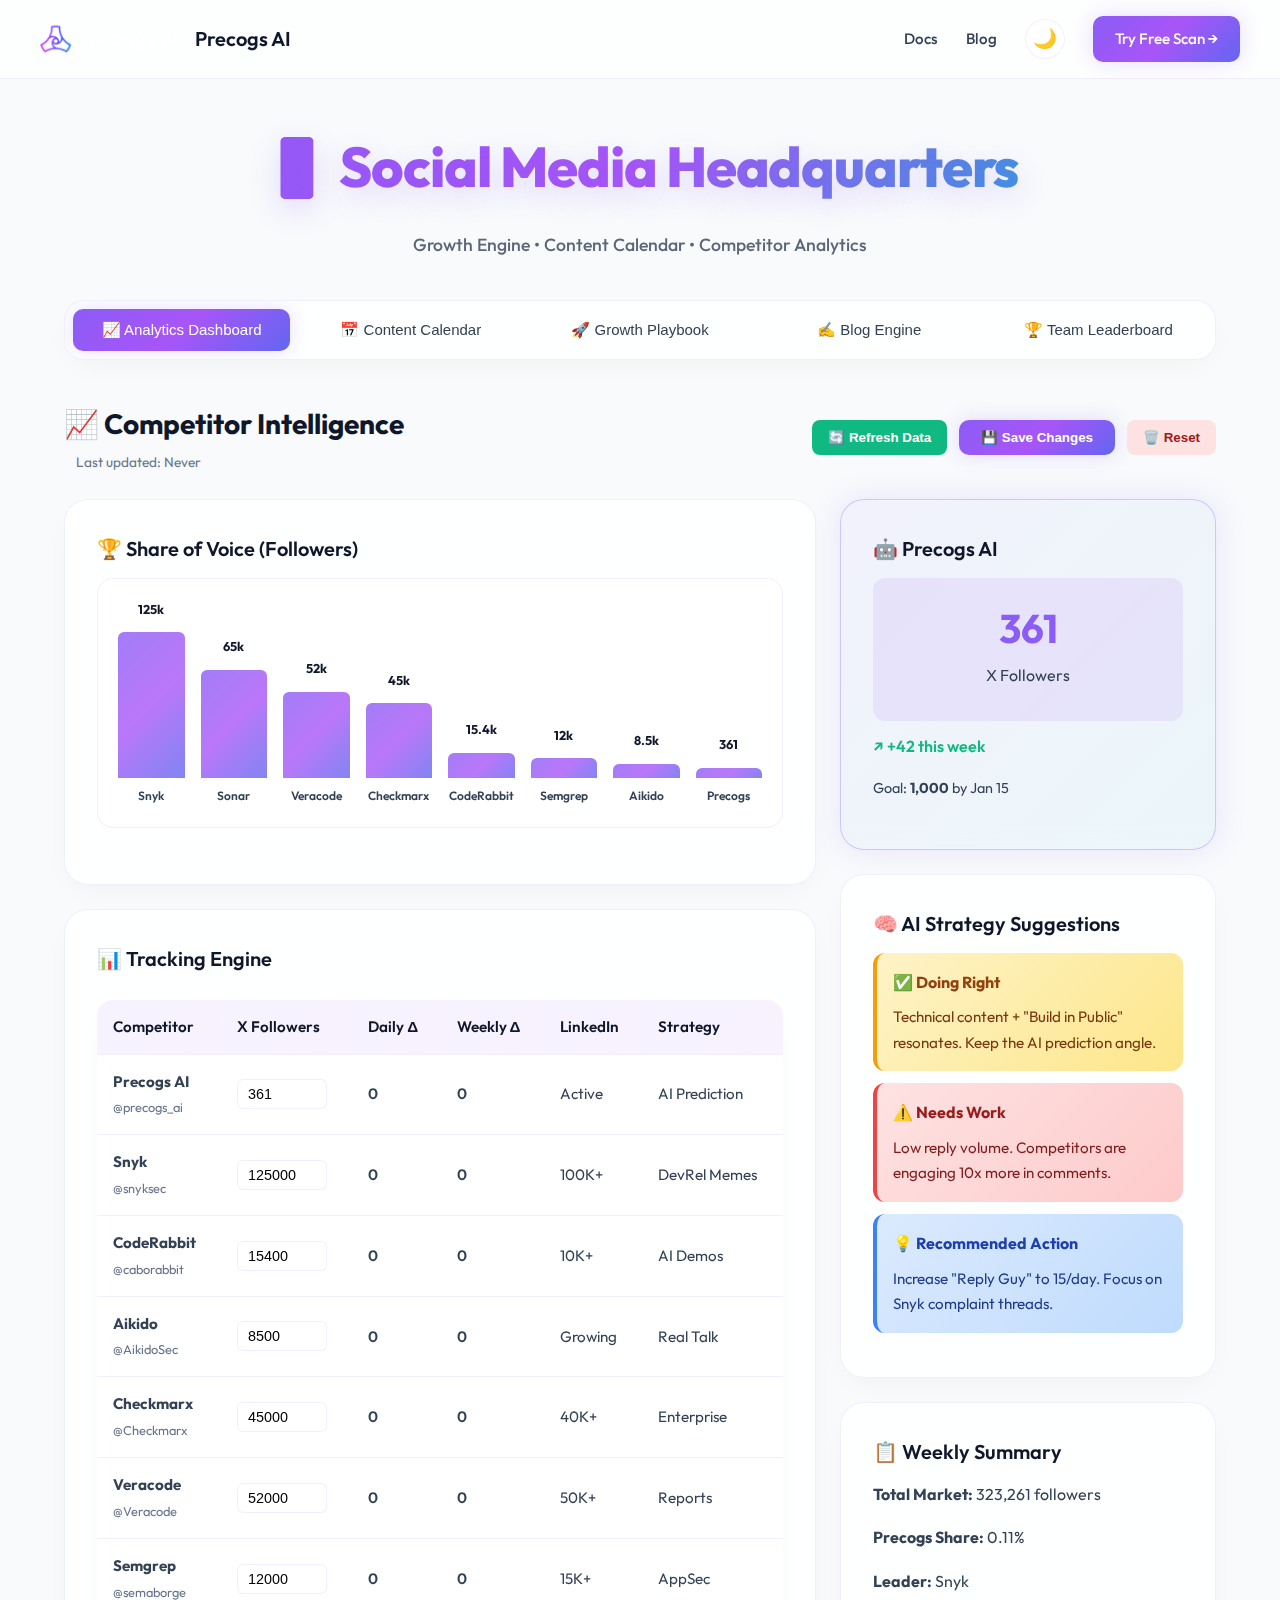
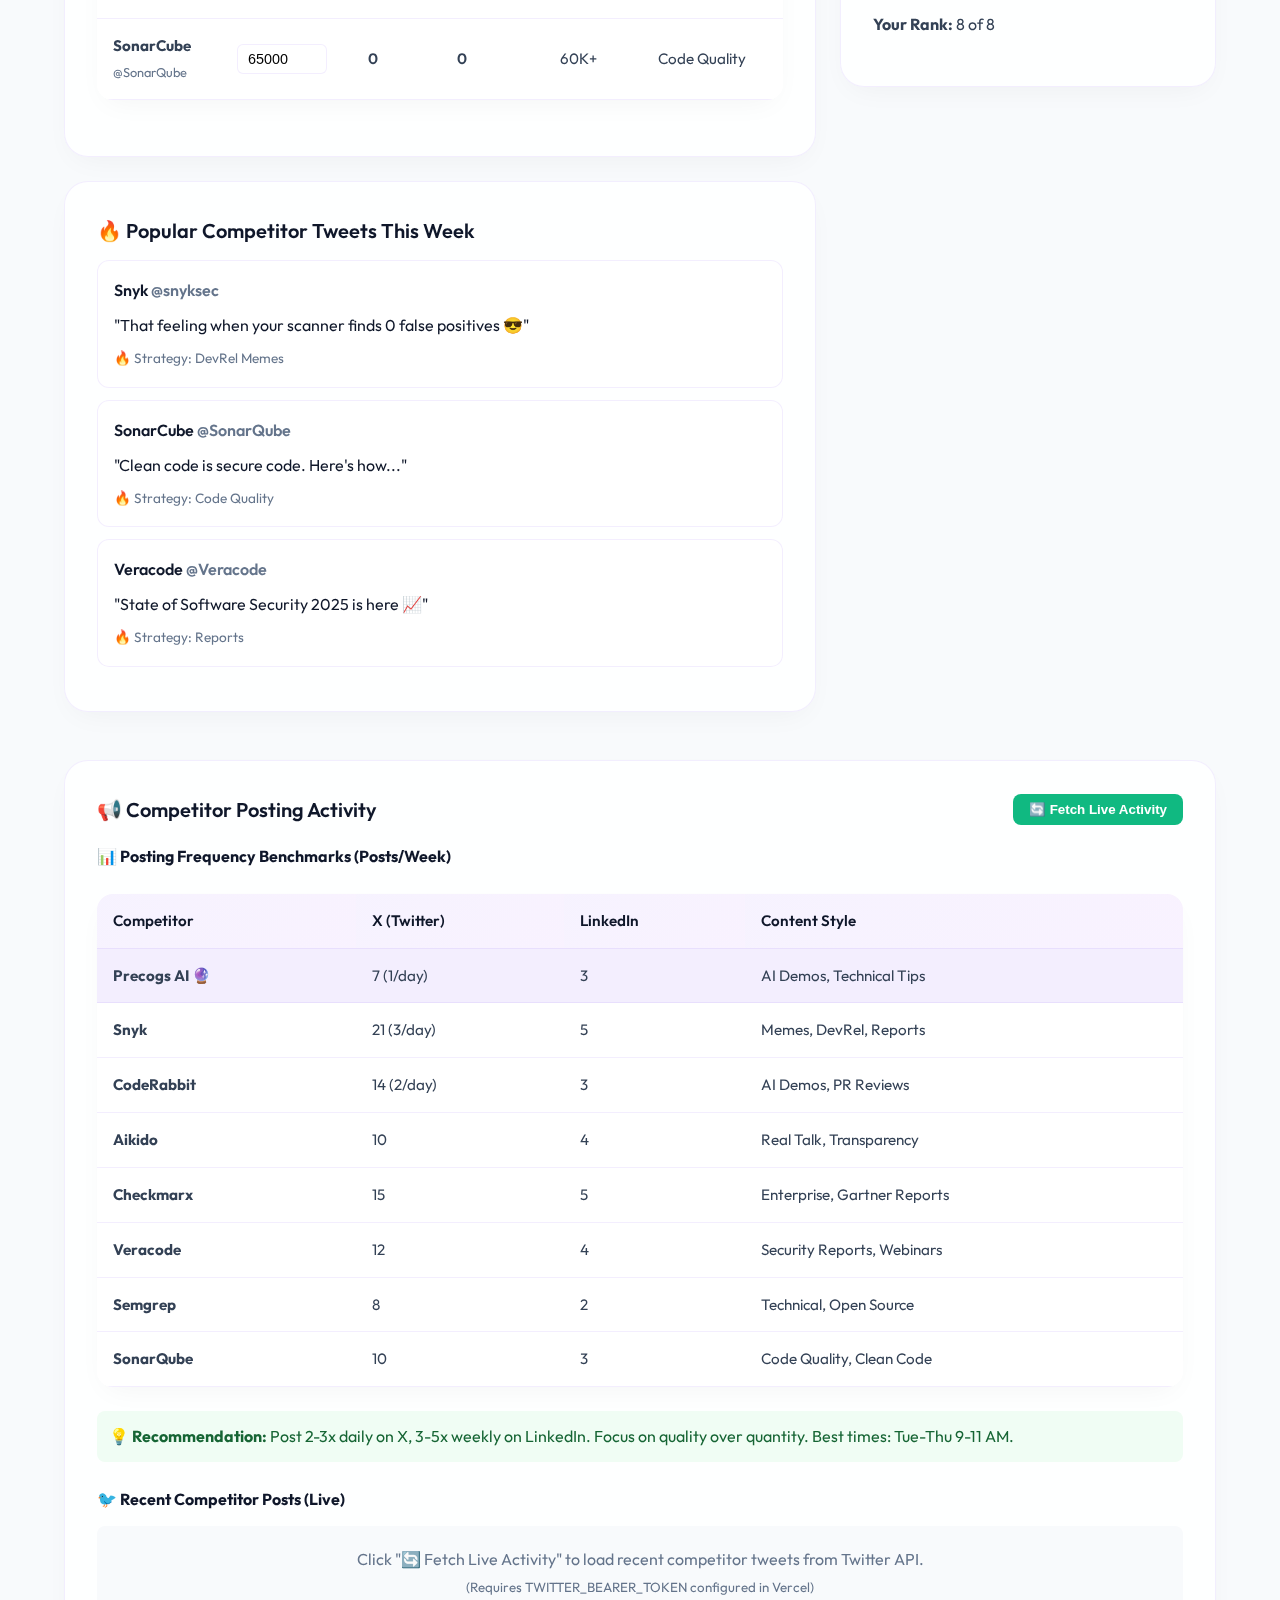
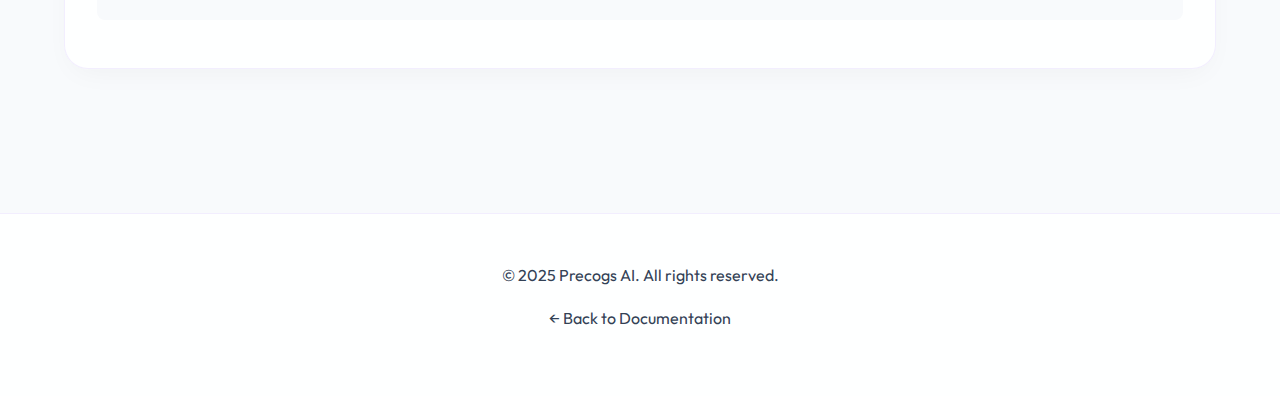
<file: SocialMedia/strategy.html>
<!DOCTYPE html>
<html lang="en">

<head>
    <meta charset="UTF-8">
    <meta name="viewport" content="width=device-width, initial-scale=1.0">
    <title>Social Media Strategy | Precogs AI</title>
    <meta name="description"
        content="Precogs AI Social Media Strategy - Content calendar, growth playbook, and competitor analytics.">

    <link href="https://fonts.googleapis.com/css2?family=Outfit:wght@300;400;500;600;700&display=swap" rel="stylesheet">
    <style>
        :root {
            --bg-light: #f8fafc;
            --bg-white: rgba(255, 255, 255, 0.85);
            /* Glass base */
            --bg-glass: rgba(255, 255, 255, 0.7);
            --text-dark: #0f172a;
            --text-secondary: #334155;
            --text-muted: #64748b;
            --accent-primary: #8b5cf6;
            --accent-secondary: #a855f7;
            --gradient-primary: linear-gradient(135deg, #8b5cf6, #a855f7, #6366f1);
            --gradient-neon: linear-gradient(135deg, #8b5cf6, #a855f7, #06b6d4);
            --accent-glow: 0 0 20px rgba(139, 92, 246, 0.2);
            --accent-glow-strong: 0 0 40px rgba(139, 92, 246, 0.4);
            --neon-blue: #06b6d4;
            --neon-purple: #8b5cf6;
            --border-light: rgba(139, 92, 246, 0.1);
            --border-accent: rgba(139, 92, 246, 0.3);
            --shadow-soft: 0 10px 30px -10px rgba(0, 0, 0, 0.05);
            --shadow-card: 0 20px 40px -15px rgba(0, 0, 0, 0.1);
            --shadow-glow: 0 0 30px rgba(139, 92, 246, 0.15);
            --glass-blur: blur(12px);
        }

        /* Dark Mode Variables */
        [data-theme="dark"] {
            --bg-light: #020617;
            --bg-white: rgba(15, 23, 42, 0.8);
            --bg-glass: rgba(15, 23, 42, 0.85);
            --text-dark: #f8fafc;
            --text-secondary: #94a3b8;
            --text-muted: #64748b;
            --border-light: rgba(255, 255, 255, 0.05);
            --shadow-soft: 0 10px 30px -10px rgba(0, 0, 0, 0.5);
            --shadow-card: 0 20px 40px -15px rgba(0, 0, 0, 0.6);
        }

        /* Dark mode toggle button */
        .theme-toggle {
            background: var(--bg-white);
            border: 1px solid var(--border-light);
            border-radius: 50%;
            width: 40px;
            height: 40px;
            cursor: pointer;
            display: flex;
            align-items: center;
            justify-content: center;
            font-size: 1.2rem;
            transition: all 0.3s cubic-bezier(0.4, 0, 0.2, 1);
            backdrop-filter: var(--glass-blur);
        }

        .theme-toggle:hover {
            transform: scale(1.1);
            box-shadow: var(--accent-glow);
        }

        * {
            margin: 0;
            padding: 0;
            box-sizing: border-box;
        }

        body {
            background: var(--bg-light);
            color: var(--text-dark);
            font-family: 'Outfit', -apple-system, BlinkMacSystemFont, sans-serif;
            line-height: 1.7;
            font-size: 16px;
        }

        .site-header {
            position: sticky;
            top: 0;
            z-index: 1000;
            background: var(--bg-glass);
            backdrop-filter: blur(20px);
            border-bottom: 1px solid var(--border-light);
            padding: 16px 24px;
        }

        .header-inner {
            max-width: 1200px;
            margin: 0 auto;
            display: flex;
            justify-content: space-between;
            align-items: center;
        }

        .logo-link {
            display: flex;
            align-items: center;
            gap: 12px;
            text-decoration: none;
            color: var(--text-dark);
            font-weight: 600;
            font-size: 1.25rem;
        }

        .header-nav {
            display: flex;
            align-items: center;
            gap: 28px;
        }

        .header-nav a {
            color: var(--text-secondary);
            text-decoration: none;
            font-size: 0.95rem;
            font-weight: 500;
            transition: color 0.3s;
        }

        .header-nav a:hover {
            color: var(--accent-primary);
        }

        .cta-btn {
            background: var(--gradient-primary);
            color: white !important;
            padding: 10px 22px;
            border-radius: 10px;
            font-weight: 600;
            box-shadow: var(--accent-glow);
            border: none;
            cursor: pointer;
        }

        .cta-btn:hover {
            transform: translateY(-2px);
            box-shadow: var(--accent-glow-strong);
        }

        .page-container {
            max-width: 1200px;
            margin: 0 auto;
            padding: 40px 24px;
        }

        .page-header {
            text-align: center;
            margin-bottom: 40px;
        }

        .page-title {
            font-size: 3.5rem;
            font-weight: 800;
            background: var(--gradient-neon);
            -webkit-background-clip: text;
            background-clip: text;
            color: transparent;
            margin-bottom: 16px;
            letter-spacing: -0.02em;
            text-shadow: 0 10px 30px rgba(139, 92, 246, 0.2);
        }

        .page-meta {
            color: var(--text-secondary);
            font-size: 1.1rem;
            font-weight: 500;
            opacity: 0.8;
        }

        .sub-tabs {
            display: flex;
            gap: 12px;
            margin-bottom: 40px;
            background: var(--bg-white);
            padding: 8px;
            border-radius: 20px;
            border: 1px solid var(--border-light);
            box-shadow: var(--shadow-soft);
            overflow-x: auto;
            backdrop-filter: var(--glass-blur);
        }

        .sub-tab-btn {
            flex: 1;
            padding: 12px 18px;
            border: none;
            background: transparent;
            color: var(--text-secondary);
            font-size: 15px;
            font-weight: 500;
            border-radius: 10px;
            cursor: pointer;
            transition: all 0.2s;
            white-space: nowrap;
            min-width: 140px;
        }

        .sub-tab-btn:hover {
            background: rgba(139, 92, 246, 0.05);
            color: var(--accent-primary);
        }

        .sub-tab-btn.active {
            background: var(--gradient-primary);
            color: white;
            box-shadow: var(--accent-glow);
        }

        .sub-tab-content {
            display: none;
            animation: fadeIn 0.3s ease;
        }

        .sub-tab-content.active {
            display: block;
        }

        @keyframes fadeIn {
            from {
                opacity: 0;
                transform: translateY(10px);
            }

            to {
                opacity: 1;
                transform: translateY(0);
            }
        }

        h2 {
            font-size: 1.75rem;
            font-weight: 700;
            color: var(--text-dark);
            margin: 40px 0 20px;
            display: flex;
            align-items: center;
            gap: 12px;
        }

        h3 {
            font-size: 1.25rem;
            font-weight: 600;
            color: var(--text-dark);
            margin: 24px 0 12px;
        }

        p {
            margin-bottom: 16px;
            color: var(--text-secondary);
        }

        .card {
            background: var(--bg-white);
            border: 1px solid var(--border-light);
            border-radius: 24px;
            padding: 32px;
            margin-bottom: 24px;
            box-shadow: var(--shadow-soft);
            backdrop-filter: var(--glass-blur);
            transition: all 0.3s cubic-bezier(0.4, 0, 0.2, 1);
        }

        .card:hover {
            border-color: var(--border-accent);
            box-shadow: var(--shadow-card);
        }

        .highlight-card {
            border: 1px solid var(--border-accent);
            box-shadow: var(--shadow-glow);
            background: linear-gradient(135deg, rgba(139, 92, 246, 0.05), rgba(6, 182, 212, 0.05));
        }

        .feature-grid {
            display: grid;
            grid-template-columns: repeat(auto-fit, minmax(220px, 1fr));
            gap: 20px;
            margin: 24px 0;
        }

        .feature-card {
            background: var(--bg-white);
            border: 1px solid var(--border-light);
            border-radius: 16px;
            padding: 24px;
            text-align: center;
            transition: all 0.3s;
        }

        .feature-card:hover {
            transform: translateY(-4px);
            border-color: var(--border-accent);
            box-shadow: var(--shadow-glow);
        }

        .feature-icon {
            font-size: 36px;
            margin-bottom: 12px;
        }

        .feature-card h4 {
            color: var(--text-dark);
            margin-bottom: 8px;
            font-weight: 600;
        }

        .feature-card p {
            color: var(--text-muted);
            font-size: 0.9rem;
            margin: 0;
        }

        .table-container {
            overflow-x: auto;
            margin: 24px 0;
            border-radius: 16px;
            box-shadow: var(--shadow-soft);
        }

        .data-table {
            width: 100%;
            border-collapse: collapse;
            font-size: 0.95rem;
            background: var(--bg-white);
        }

        .data-table th,
        .data-table td {
            padding: 14px 16px;
            text-align: left;
            border-bottom: 1px solid var(--border-light);
            vertical-align: middle;
        }

        .data-table th {
            background: linear-gradient(135deg, rgba(139, 92, 246, 0.08), rgba(168, 85, 247, 0.08));
            color: var(--text-dark);
            font-weight: 600;
            white-space: nowrap;
        }

        .data-table td {
            color: var(--text-secondary);
        }

        .task-checkbox {
            width: 20px;
            height: 20px;
            accent-color: var(--accent-primary);
            cursor: pointer;
        }

        .assignee-select {
            padding: 6px 12px;
            border-radius: 8px;
            border: 1px solid var(--border-light);
            background: white;
            color: var(--text-secondary);
            font-size: 0.9rem;
            cursor: pointer;
            outline: none;
            transition: all 0.2s;
            width: 100%;
        }

        .assignee-select:focus {
            border-color: var(--accent-primary);
            box-shadow: 0 0 0 2px rgba(139, 92, 246, 0.1);
        }

        .completed-row {
            background: #f0fdf4;
            opacity: 0.7;
        }

        .completed-row td {
            text-decoration: line-through;
            color: var(--text-muted);
        }

        .add-task-btn {
            background: transparent;
            color: var(--accent-primary);
            border: 1px dashed var(--accent-primary);
            padding: 10px 20px;
            border-radius: 8px;
            cursor: pointer;
            font-weight: 600;
            margin-top: 10px;
            width: 100%;
            transition: all 0.2s;
        }

        .add-task-btn:hover {
            background: rgba(139, 92, 246, 0.05);
        }

        .analytics-grid {
            display: grid;
            grid-template-columns: 2fr 1fr;
            gap: 24px;
        }

        .chart-container {
            height: 250px;
            display: flex;
            align-items: flex-end;
            gap: 16px;
            padding: 20px;
            background: var(--bg-white);
            border-radius: 16px;
            border: 1px solid var(--border-light);
            margin-bottom: 24px;
        }

        .chart-bar-group {
            flex: 1;
            display: flex;
            flex-direction: column;
            align-items: center;
            gap: 8px;
            height: 100%;
            justify-content: flex-end;
        }

        .chart-bar {
            width: 100%;
            background: var(--gradient-primary);
            border-radius: 6px 6px 0 0;
            transition: height 1s ease;
            position: relative;
            min-height: 4px;
            opacity: 0.8;
        }

        .chart-bar:hover {
            opacity: 1;
        }

        .chart-label {
            font-size: 0.75rem;
            color: var(--text-secondary);
            text-align: center;
            font-weight: 600;
        }

        .chart-value {
            font-size: 0.8rem;
            color: var(--text-dark);
            font-weight: 700;
            margin-bottom: 4px;
        }

        .competitor-input {
            width: 90px;
            padding: 6px 10px;
            border: 1px solid var(--border-light);
            border-radius: 6px;
            font-size: 0.9rem;
        }

        .trend-up {
            color: #10b981;
            font-weight: 600;
        }

        .trend-down {
            color: #ef4444;
            font-weight: 600;
        }

        .trend-same {
            color: #94a3b8;
            font-weight: 600;
        }

        .stat-card {
            background: linear-gradient(135deg, rgba(139, 92, 246, 0.1), rgba(168, 85, 247, 0.1));
            border-radius: 12px;
            padding: 16px;
            text-align: center;
            margin-bottom: 12px;
        }

        .stat-card h1 {
            font-size: 2.5rem;
            color: var(--accent-primary);
            margin: 0;
        }

        .suggestion-box {
            background: linear-gradient(135deg, #fef3c7, #fde68a);
            border-left: 4px solid #f59e0b;
            padding: 16px;
            border-radius: 12px;
            margin: 12px 0;
        }

        .suggestion-box h4 {
            color: #92400e;
            margin-bottom: 8px;
        }

        .suggestion-box p {
            color: #78350f;
            margin: 0;
            font-size: 0.95rem;
        }

        .popular-tweet {
            background: var(--bg-white);
            border: 1px solid var(--border-light);
            border-radius: 12px;
            padding: 16px;
            margin: 12px 0;
        }

        .popular-tweet .author {
            font-weight: 600;
            color: var(--text-dark);
        }

        .popular-tweet .content {
            margin: 8px 0;
        }

        .popular-tweet .stats {
            color: var(--text-muted);
            font-size: 0.85rem;
        }

        .refresh-btn {
            background: #10b981;
            color: white;
            border: none;
            padding: 8px 16px;
            border-radius: 8px;
            cursor: pointer;
            font-weight: 600;
            display: inline-flex;
            align-items: center;
            gap: 6px;
        }

        .refresh-btn:hover {
            background: #059669;
        }

        .last-updated {
            color: var(--text-muted);
            font-size: 0.85rem;
            margin-left: 12px;
        }

        .site-footer {
            text-align: center;
            margin-top: 80px;
            padding: 48px 24px;
            border-top: 1px solid var(--border-light);
            color: var(--text-muted);
            background: var(--bg-white);
        }

        .site-footer a {
            color: var(--text-secondary);
            text-decoration: none;
        }

        .tag-growth {
            background: #e0f2fe;
            color: #0284c7;
            padding: 2px 8px;
            border-radius: 12px;
            font-size: 0.8rem;
            font-weight: 600;
        }

        .tag-post {
            background: #f3e8ff;
            color: #9333ea;
            padding: 2px 8px;
            border-radius: 12px;
            font-size: 0.8rem;
            font-weight: 600;
        }

        .tag-video {
            background: #fee2e2;
            color: #dc2626;
            padding: 2px 8px;
            border-radius: 12px;
            font-size: 0.8rem;
            font-weight: 600;
        }

        @media (max-width: 900px) {
            .analytics-grid {
                grid-template-columns: 1fr;
            }

            .sub-tabs {
                justify-content: flex-start;
            }
        }
    </style>
</head>

<body>

    <header class="site-header">
        <div class="header-inner">
            <a href="https://precogs.ai" class="logo-link">
                <img src="precogs-logo.png" alt="Precogs AI" style="height: 36px; width: auto;">
                <span>Precogs AI</span>
            </a>
            <nav class="header-nav">
                <a href="../index.html">Docs</a>
                <a href="../Blog/sql-injection.html">Blog</a>
                <button class="theme-toggle" onclick="toggleTheme()" title="Toggle Dark Mode"
                    id="themeToggle">🌙</button>
                <a href="https://precogs.ai" target="_blank" class="cta-btn">Try Free Scan →</a>
            </nav>
        </div>
    </header>

    <div class="page-container">

        <header class="page-header">
            <h1 class="page-title">📱 Social Media Headquarters</h1>
            <p class="page-meta">Growth Engine • Content Calendar • Competitor Analytics</p>
        </header>

        <div class="sub-tabs">
            <button class="sub-tab-btn active" onclick="switchSubTab(event, 'sm-analytics')">📈 Analytics
                Dashboard</button>
            <button class="sub-tab-btn" onclick="switchSubTab(event, 'sm-calendar')">📅 Content Calendar</button>
            <button class="sub-tab-btn" onclick="switchSubTab(event, 'sm-growth')">🚀 Growth Playbook</button>
            <button class="sub-tab-btn" onclick="switchSubTab(event, 'sm-blog')">✍️ Blog Engine</button>
            <button class="sub-tab-btn" onclick="switchSubTab(event, 'sm-team')">🏆 Team Leaderboard</button>
        </div>

        <!-- Tab: Analytics Dashboard -->
        <div id="sm-analytics" class="sub-tab-content active">
            <div
                style="display: flex; justify-content: space-between; align-items: center; margin-bottom: 24px; flex-wrap: wrap; gap: 12px;">
                <div>
                    <h2 style="margin:0;">📈 Competitor Intelligence</h2>
                    <span class="last-updated" id="lastUpdated">Last updated: Never</span>
                </div>
                <div style="display: flex; gap: 12px;">
                    <button class="refresh-btn" onclick="refreshData()">🔄 Refresh Data</button>
                    <button class="cta-btn" onclick="saveAllAnalytics()">💾 Save Changes</button>
                    <button class="refresh-btn" onclick="resetAnalytics()"
                        style="background: #fee2e2; color: #991b1b;">🗑️ Reset</button>
                </div>
            </div>

            <div class="analytics-grid">
                <div>
                    <!-- Chart -->
                    <div class="card">
                        <h3 style="margin-top:0;">🏆 Share of Voice (Followers)</h3>
                        <div class="chart-container" id="followersChart"></div>
                    </div>

                    <!-- Tracking Engine -->
                    <div class="card">
                        <h3 style="margin-top:0;">📊 Tracking Engine</h3>
                        <div class="table-container">
                            <table class="data-table" id="analyticsTable">
                                <thead>
                                    <tr>
                                        <th>Competitor</th>
                                        <th>X Followers</th>
                                        <th>Daily Δ</th>
                                        <th>Weekly Δ</th>
                                        <th>LinkedIn</th>
                                        <th>Strategy</th>
                                    </tr>
                                </thead>
                                <tbody id="analyticsBody"></tbody>
                            </table>
                        </div>
                    </div>

                    <!-- Popular Tweets -->
                    <div class="card">
                        <h3 style="margin-top:0;">🔥 Popular Competitor Tweets This Week</h3>
                        <div id="popularTweets">
                            <!-- Injected by JS -->
                        </div>
                    </div>
                </div>

                <!-- Sidebar -->
                <div>
                    <div class="card highlight-card">
                        <h3 style="margin-top:0;">🤖 Precogs AI</h3>
                        <div class="stat-card">
                            <h1 id="precogsFollowers">361</h1>
                            <p>X Followers</p>
                        </div>
                        <p id="precogsGrowth"><span class="trend-up">↗ +42 this week</span></p>
                        <p style="font-size: 0.9rem;">Goal: <strong>1,000</strong> by Jan 15</p>
                    </div>

                    <!-- AI Suggestions -->
                    <div class="card">
                        <h3 style="margin-top:0;">🧠 AI Strategy Suggestions</h3>
                        <div id="aiSuggestions">
                            <div class="suggestion-box">
                                <h4>✅ Doing Right</h4>
                                <p>Technical content + "Build in Public" resonates. Keep the AI prediction angle.</p>
                            </div>
                            <div class="suggestion-box"
                                style="background: linear-gradient(135deg, #fee2e2, #fecaca); border-color: #ef4444;">
                                <h4 style="color:#991b1b;">⚠️ Needs Work</h4>
                                <p style="color:#7f1d1d;">Low reply volume. Competitors are engaging 10x more in
                                    comments.</p>
                            </div>
                            <div class="suggestion-box"
                                style="background: linear-gradient(135deg, #dbeafe, #bfdbfe); border-color: #3b82f6;">
                                <h4 style="color:#1e40af;">💡 Recommended Action</h4>
                                <p style="color:#1e3a8a;">Increase "Reply Guy" to 15/day. Focus on Snyk complaint
                                    threads.</p>
                            </div>
                        </div>
                    </div>

                    <!-- Summary -->
                    <div class="card">
                        <h3 style="margin-top:0;">📋 Weekly Summary</h3>
                        <div id="weeklySummary">
                            <p><strong>Total Market:</strong> 323,261 followers</p>
                            <p><strong>Precogs Share:</strong> 0.11%</p>
                            <p><strong>Best Performer:</strong> Snyk (+1.2%)</p>
                            <p><strong>Your Rank:</strong> 8 of 8 (Growing!)</p>
                        </div>
                    </div>
                </div>
            </div>

            <!-- Competitor Activity Section -->
            <div class="card" style="margin-top: 24px;">
                <div style="display: flex; justify-content: space-between; align-items: center; margin-bottom: 16px;">
                    <h3 style="margin: 0;">📢 Competitor Posting Activity</h3>
                    <button class="refresh-btn" onclick="fetchCompetitorActivity()" id="activityRefreshBtn">🔄 Fetch
                        Live Activity</button>
                </div>

                <!-- Posting Frequency Benchmarks -->
                <div style="margin-bottom: 24px;">
                    <h4 style="margin-bottom: 12px;">📊 Posting Frequency Benchmarks (Posts/Week)</h4>
                    <div class="table-container">
                        <table class="data-table">
                            <thead>
                                <tr>
                                    <th>Competitor</th>
                                    <th>X (Twitter)</th>
                                    <th>LinkedIn</th>
                                    <th>Content Style</th>
                                </tr>
                            </thead>
                            <tbody>
                                <tr style="background: rgba(139, 92, 246, 0.1);">
                                    <td><strong>Precogs AI</strong> 🔮</td>
                                    <td>7 (1/day)</td>
                                    <td>3</td>
                                    <td>AI Demos, Technical Tips</td>
                                </tr>
                                <tr>
                                    <td><strong>Snyk</strong></td>
                                    <td>21 (3/day)</td>
                                    <td>5</td>
                                    <td>Memes, DevRel, Reports</td>
                                </tr>
                                <tr>
                                    <td><strong>CodeRabbit</strong></td>
                                    <td>14 (2/day)</td>
                                    <td>3</td>
                                    <td>AI Demos, PR Reviews</td>
                                </tr>
                                <tr>
                                    <td><strong>Aikido</strong></td>
                                    <td>10</td>
                                    <td>4</td>
                                    <td>Real Talk, Transparency</td>
                                </tr>
                                <tr>
                                    <td><strong>Checkmarx</strong></td>
                                    <td>15</td>
                                    <td>5</td>
                                    <td>Enterprise, Gartner Reports</td>
                                </tr>
                                <tr>
                                    <td><strong>Veracode</strong></td>
                                    <td>12</td>
                                    <td>4</td>
                                    <td>Security Reports, Webinars</td>
                                </tr>
                                <tr>
                                    <td><strong>Semgrep</strong></td>
                                    <td>8</td>
                                    <td>2</td>
                                    <td>Technical, Open Source</td>
                                </tr>
                                <tr>
                                    <td><strong>SonarQube</strong></td>
                                    <td>10</td>
                                    <td>3</td>
                                    <td>Code Quality, Clean Code</td>
                                </tr>
                            </tbody>
                        </table>
                    </div>
                    <p
                        style="margin-top: 12px; padding: 12px; background: #f0fdf4; border-radius: 8px; color: #166534;">
                        <strong>💡 Recommendation:</strong> Post 2-3x daily on X, 3-5x weekly on LinkedIn. Focus on
                        quality over quantity. Best times: Tue-Thu 9-11 AM.
                    </p>
                </div>

                <!-- Recent Competitor Posts -->
                <div>
                    <h4 style="margin-bottom: 12px;">🐦 Recent Competitor Posts (Live)</h4>
                    <div id="competitorTweets" style="display: grid; gap: 16px;">
                        <p
                            style="color: var(--text-muted); padding: 20px; text-align: center; background: var(--bg-light); border-radius: 8px;">
                            Click "🔄 Fetch Live Activity" to load recent competitor tweets from Twitter API.
                            <br><small>(Requires TWITTER_BEARER_TOKEN configured in Vercel)</small>
                        </p>
                    </div>
                </div>
            </div>
        </div>


        <!-- Tab: Calendar -->
        <div id="sm-calendar" class="sub-tab-content">
            <h2>📅 Week 1: Launch Week (Dec 15-21)</h2>
            <p>Goal: <strong>+50 X followers</strong> and <strong>50 valuable replies</strong> this week.</p>

            <!-- MONDAY -->
            <div class="card">
                <h3 style="margin-top:0;">🔴 Monday, December 15 — Launch Day</h3>
                <div class="table-container">
                    <table class="data-table" id="table-mon">
                        <thead>
                            <tr>
                                <th width="40">✅</th>
                                <th width="80">Time</th>
                                <th width="70">Platform</th>
                                <th width="80">Type</th>
                                <th>Task / Content</th>
                                <th width="120">Assignee</th>
                            </tr>
                        </thead>
                        <tbody>
                            <tr id="task-m15-1">
                                <td><input type="checkbox" class="task-checkbox" onchange="toggleTask('task-m15-1')">
                                </td>
                                <td>08:30 AM</td>
                                <td><span
                                        style="background:#1DA1F2; color:white; padding:2px 6px; border-radius:4px; font-size:12px;">𝕏</span>
                                </td>
                                <td><span class="tag-growth">Growth</span></td>
                                <td><strong>Reply Guy Sprint:</strong> Reply to 10 tweets searching for
                                    <code>"false positive" OR "snyk noise"</code>. Be helpful, not salesy.
                                </td>
                                <td><select class="assignee-select" id="assign-m15-1"></select></td>
                            </tr>
                            <tr id="task-m15-2">
                                <td><input type="checkbox" class="task-checkbox" onchange="toggleTask('task-m15-2')">
                                </td>
                                <td>09:00 AM</td>
                                <td><span
                                        style="background:#1DA1F2; color:white; padding:2px 6px; border-radius:4px; font-size:12px;">𝕏</span>
                                </td>
                                <td><span class="tag-post">Post</span></td>
                                <td>🧵 <strong>Intro Thread (5 tweets):</strong> "🔮 Introducing Precogs AI. We PREDICT
                                    vulnerabilities vs pattern matching. Here's why it matters... [thread]"</td>
                                <td><select class="assignee-select" id="assign-m15-2"></select></td>
                            </tr>
                            <tr id="task-m15-3">
                                <td><input type="checkbox" class="task-checkbox" onchange="toggleTask('task-m15-3')">
                                </td>
                                <td>10:00 AM</td>
                                <td><span
                                        style="background:#0A66C2; color:white; padding:2px 6px; border-radius:4px; font-size:12px;">in</span>
                                </td>
                                <td><span class="tag-post">Post</span></td>
                                <td><strong>LinkedIn Launch:</strong> "Excited to announce Precogs AI..." Tag 3
                                    CISOs/DevSecOps leaders. Add personal story.</td>
                                <td><select class="assignee-select" id="assign-m15-3"></select></td>
                            </tr>
                            <tr id="task-m15-4">
                                <td><input type="checkbox" class="task-checkbox" onchange="toggleTask('task-m15-4')">
                                </td>
                                <td>12:00 PM</td>
                                <td><span
                                        style="background:#1DA1F2; color:white; padding:2px 6px; border-radius:4px; font-size:12px;">𝕏</span>
                                </td>
                                <td><span class="tag-post">Post</span></td>
                                <td><strong>Poll:</strong> "Biggest DevSecOps pain? A) False positives B) Slow scans C)
                                    Tool sprawl D) Manual config"</td>
                                <td><select class="assignee-select" id="assign-m15-4"></select></td>
                            </tr>
                            <tr id="task-m15-5">
                                <td><input type="checkbox" class="task-checkbox" onchange="toggleTask('task-m15-5')">
                                </td>
                                <td>05:00 PM</td>
                                <td><span
                                        style="background:#1DA1F2; color:white; padding:2px 6px; border-radius:4px; font-size:12px;">𝕏</span>
                                </td>
                                <td><span class="tag-post">Post</span></td>
                                <td><strong>Stat Drop:</strong> "84% of codebases have at least 1 known vulnerability.
                                    (Snyk 2025) How confident are you in yours?"</td>
                                <td><select class="assignee-select" id="assign-m15-5"></select></td>
                            </tr>
                        </tbody>
                    </table>
                    <button class="add-task-btn" onclick="addNewTask('table-mon', 'mon')">+ Add Custom Task</button>
                </div>
            </div>

            <!-- TUESDAY -->
            <div class="card">
                <h3 style="margin-top:0;">Tuesday, December 16 — Influencer Day</h3>
                <div class="table-container">
                    <table class="data-table" id="table-tue">
                        <thead>
                            <tr>
                                <th width="40">✅</th>
                                <th width="80">Time</th>
                                <th width="70">Platform</th>
                                <th width="80">Type</th>
                                <th>Task / Content</th>
                                <th width="120">Assignee</th>
                            </tr>
                        </thead>
                        <tbody>
                            <tr id="task-t16-1">
                                <td><input type="checkbox" class="task-checkbox" onchange="toggleTask('task-t16-1')">
                                </td>
                                <td>08:30 AM</td>
                                <td><span
                                        style="background:#1DA1F2; color:white; padding:2px 6px; border-radius:4px; font-size:12px;">𝕏</span>
                                </td>
                                <td><span class="tag-growth">Growth</span></td>
                                <td><strong>Influencer Setup:</strong> Turn notifications ON for @troyhunt,
                                    @GossiTheDog, @SwiftOnSecurity. Reply within 15 mins.</td>
                                <td><select class="assignee-select" id="assign-t16-1"></select></td>
                            </tr>
                            <tr id="task-t16-2">
                                <td><input type="checkbox" class="task-checkbox" onchange="toggleTask('task-t16-2')">
                                </td>
                                <td>09:00 AM</td>
                                <td><span
                                        style="background:#1DA1F2; color:white; padding:2px 6px; border-radius:4px; font-size:12px;">𝕏</span>
                                </td>
                                <td><span class="tag-post">Post</span></td>
                                <td><strong>Technical Tip:</strong> "🚨 SQL Injection is STILL #1 on OWASP. Logic flaws
                                    > Syntax errors. Here's what regex misses..."</td>
                                <td><select class="assignee-select" id="assign-t16-2"></select></td>
                            </tr>
                            <tr id="task-t16-3">
                                <td><input type="checkbox" class="task-checkbox" onchange="toggleTask('task-t16-3')">
                                </td>
                                <td>12:00 PM</td>
                                <td><span
                                        style="background:#1DA1F2; color:white; padding:2px 6px; border-radius:4px; font-size:12px;">𝕏</span>
                                </td>
                                <td><span class="tag-post">Post</span></td>
                                <td><strong>Demo GIF:</strong> "[GIF] Watch AI predict a vulnerability before I even
                                    commit code. 60 seconds."</td>
                                <td><select class="assignee-select" id="assign-t16-3"></select></td>
                            </tr>
                            <tr id="task-t16-4">
                                <td><input type="checkbox" class="task-checkbox" onchange="toggleTask('task-t16-4')">
                                </td>
                                <td>03:00 PM</td>
                                <td><span
                                        style="background:#1DA1F2; color:white; padding:2px 6px; border-radius:4px; font-size:12px;">𝕏</span>
                                </td>
                                <td><span class="tag-growth">Growth</span></td>
                                <td><strong>Reply Sprint #2:</strong> 10 replies. Search: <code>"SAST slow"</code> or
                                    <code>"security scanner"</code>
                                </td>
                                <td><select class="assignee-select" id="assign-t16-4"></select></td>
                            </tr>
                        </tbody>
                    </table>
                    <button class="add-task-btn" onclick="addNewTask('table-tue', 'tue')">+ Add Custom Task</button>
                </div>
            </div>

            <!-- WEDNESDAY -->
            <div class="card">
                <h3 style="margin-top:0;">Wednesday, December 17 — Video Day</h3>
                <div class="table-container">
                    <table class="data-table" id="table-wed">
                        <thead>
                            <tr>
                                <th width="40">✅</th>
                                <th width="80">Time</th>
                                <th width="70">Platform</th>
                                <th width="80">Type</th>
                                <th>Task / Content</th>
                                <th width="120">Assignee</th>
                            </tr>
                        </thead>
                        <tbody>
                            <tr id="task-w17-1">
                                <td><input type="checkbox" class="task-checkbox" onchange="toggleTask('task-w17-1')">
                                </td>
                                <td>08:30 AM</td>
                                <td><span
                                        style="background:#1DA1F2; color:white; padding:2px 6px; border-radius:4px; font-size:12px;">𝕏</span>
                                </td>
                                <td><span class="tag-growth">Growth</span></td>
                                <td><strong>Competitor Stealth:</strong> Search <code>"CodeRabbit vs Snyk"</code> and
                                    <code>"Aikido security"</code>. Reply pitch Precogs.
                                </td>
                                <td><select class="assignee-select" id="assign-w17-1"></select></td>
                            </tr>
                            <tr id="task-w17-2">
                                <td><input type="checkbox" class="task-checkbox" onchange="toggleTask('task-w17-2')">
                                </td>
                                <td>09:00 AM</td>
                                <td><span
                                        style="background:#1DA1F2; color:white; padding:2px 6px; border-radius:4px; font-size:12px;">𝕏</span>
                                </td>
                                <td><span class="tag-post">Post</span></td>
                                <td><strong>Feature Highlight:</strong> "SBOM generation in 60 seconds. Connect → Scan →
                                    Download. #SupplyChainSecurity"</td>
                                <td><select class="assignee-select" id="assign-w17-2"></select></td>
                            </tr>
                            <tr id="task-w17-3">
                                <td><input type="checkbox" class="task-checkbox" onchange="toggleTask('task-w17-3')">
                                </td>
                                <td>03:00 PM</td>
                                <td><span
                                        style="background:#FF0000; color:white; padding:2px 6px; border-radius:4px; font-size:12px;">▶️
                                        YT</span></td>
                                <td><span class="tag-video">Video</span></td>
                                <td><strong>YouTube Upload:</strong> "Precogs AI Demo: GitHub to Security Report in 60
                                    Seconds" — Share on X/LinkedIn.</td>
                                <td><select class="assignee-select" id="assign-w17-3"></select></td>
                            </tr>
                        </tbody>
                    </table>
                    <button class="add-task-btn" onclick="addNewTask('table-wed', 'wed')">+ Add Custom Task</button>
                </div>
            </div>

            <!-- THURSDAY -->
            <div class="card">
                <h3 style="margin-top:0;">Thursday, December 18 — Engagement Day</h3>
                <div class="table-container">
                    <table class="data-table" id="table-thu">
                        <thead>
                            <tr>
                                <th width="40">✅</th>
                                <th width="80">Time</th>
                                <th width="70">Platform</th>
                                <th width="80">Type</th>
                                <th>Task / Content</th>
                                <th width="120">Assignee</th>
                            </tr>
                        </thead>
                        <tbody>
                            <tr id="task-th18-1">
                                <td><input type="checkbox" class="task-checkbox" onchange="toggleTask('task-th18-1')">
                                </td>
                                <td>08:30 AM</td>
                                <td><span
                                        style="background:#1DA1F2; color:white; padding:2px 6px; border-radius:4px; font-size:12px;">𝕏</span>
                                </td>
                                <td><span class="tag-growth">Growth</span></td>
                                <td><strong>Reply Sprint:</strong> 15 replies. Search:
                                    <code>"code review" OR "pull request security"</code>
                                </td>
                                <td><select class="assignee-select" id="assign-th18-1"></select></td>
                            </tr>
                            <tr id="task-th18-2">
                                <td><input type="checkbox" class="task-checkbox" onchange="toggleTask('task-th18-2')">
                                </td>
                                <td>09:00 AM</td>
                                <td><span
                                        style="background:#1DA1F2; color:white; padding:2px 6px; border-radius:4px; font-size:12px;">𝕏</span>
                                </td>
                                <td><span class="tag-post">Post</span></td>
                                <td><strong>Educational Thread:</strong> "🧵 5 SQLi patterns that regex-based scanners
                                    miss (but AI catches)..."</td>
                                <td><select class="assignee-select" id="assign-th18-2"></select></td>
                            </tr>
                            <tr id="task-th18-3">
                                <td><input type="checkbox" class="task-checkbox" onchange="toggleTask('task-th18-3')">
                                </td>
                                <td>12:00 PM</td>
                                <td><span
                                        style="background:#0A66C2; color:white; padding:2px 6px; border-radius:4px; font-size:12px;">in</span>
                                </td>
                                <td><span class="tag-post">Post</span></td>
                                <td><strong>LinkedIn Article:</strong> Repost founder's "Why I built Precogs" with
                                    personal angle.</td>
                                <td><select class="assignee-select" id="assign-th18-3"></select></td>
                            </tr>
                        </tbody>
                    </table>
                    <button class="add-task-btn" onclick="addNewTask('table-thu', 'thu')">+ Add Custom Task</button>
                </div>
            </div>

            <!-- FRIDAY -->
            <div class="card">
                <h3 style="margin-top:0;">Friday, December 19 — Fun Day</h3>
                <div class="table-container">
                    <table class="data-table" id="table-fri">
                        <thead>
                            <tr>
                                <th width="40">✅</th>
                                <th width="80">Time</th>
                                <th width="70">Platform</th>
                                <th width="80">Type</th>
                                <th>Task / Content</th>
                                <th width="120">Assignee</th>
                            </tr>
                        </thead>
                        <tbody>
                            <tr id="task-fri19-1">
                                <td><input type="checkbox" class="task-checkbox" onchange="toggleTask('task-fri19-1')">
                                </td>
                                <td>09:00 AM</td>
                                <td><span
                                        style="background:#1DA1F2; color:white; padding:2px 6px; border-radius:4px; font-size:12px;">𝕏</span>
                                </td>
                                <td><span class="tag-post">Post</span></td>
                                <td><strong>Weekend Meme:</strong> Security-related humor. "Me explaining to my PM why
                                    we need another security tool 🙃"</td>
                                <td><select class="assignee-select" id="assign-fri19-1"></select></td>
                            </tr>
                            <tr id="task-fri19-2">
                                <td><input type="checkbox" class="task-checkbox" onchange="toggleTask('task-fri19-2')">
                                </td>
                                <td>12:00 PM</td>
                                <td><span
                                        style="background:#1DA1F2; color:white; padding:2px 6px; border-radius:4px; font-size:12px;">𝕏</span>
                                </td>
                                <td><span class="tag-post">Post</span></td>
                                <td><strong>Week Recap:</strong> "Week 1 building Precogs in public 🧵: Shipped [X],
                                    Learned [Y], Next week [Z]..."</td>
                                <td><select class="assignee-select" id="assign-fri19-2"></select></td>
                            </tr>
                            <tr id="task-fri19-3">
                                <td><input type="checkbox" class="task-checkbox" onchange="toggleTask('task-fri19-3')">
                                </td>
                                <td>05:00 PM</td>
                                <td><span
                                        style="background:#1DA1F2; color:white; padding:2px 6px; border-radius:4px; font-size:12px;">𝕏</span>
                                </td>
                                <td><span class="tag-growth">Growth</span></td>
                                <td><strong>Engagement Check:</strong> Reply to ALL quote tweets and mentions from the
                                    week.</td>
                                <td><select class="assignee-select" id="assign-fri19-3"></select></td>
                            </tr>
                        </tbody>
                    </table>
                    <button class="add-task-btn" onclick="addNewTask('table-fri', 'fri')">+ Add Custom Task</button>
                </div>
            </div>

            <!-- WEEKEND -->
            <div class="card">
                <h3 style="margin-top:0;">⚡ Weekend (Sat-Sun) — Light Touch</h3>
                <div class="table-container">
                    <table class="data-table" id="table-weekend">
                        <thead>
                            <tr>
                                <th width="40">✅</th>
                                <th width="80">Time</th>
                                <th width="70">Platform</th>
                                <th width="80">Type</th>
                                <th>Task / Content</th>
                                <th width="120">Assignee</th>
                            </tr>
                        </thead>
                        <tbody>
                            <tr id="task-sat20-1">
                                <td><input type="checkbox" class="task-checkbox" onchange="toggleTask('task-sat20-1')">
                                </td>
                                <td>10:00 AM</td>
                                <td><span
                                        style="background:#1DA1F2; color:white; padding:2px 6px; border-radius:4px; font-size:12px;">𝕏</span>
                                </td>
                                <td><span class="tag-growth">Growth</span></td>
                                <td><strong>Saturday Sprint:</strong> 5 thoughtful replies (quality over quantity)</td>
                                <td><select class="assignee-select" id="assign-sat20-1"></select></td>
                            </tr>
                            <tr id="task-sun21-1">
                                <td><input type="checkbox" class="task-checkbox" onchange="toggleTask('task-sun21-1')">
                                </td>
                                <td>04:00 PM</td>
                                <td><span
                                        style="background:#1DA1F2; color:white; padding:2px 6px; border-radius:4px; font-size:12px;">𝕏</span>
                                </td>
                                <td><span class="tag-post">Post</span></td>
                                <td><strong>Sunday Prep:</strong> Schedule Monday's posts. "Getting ready for a big week
                                    at Precogs 🔮"</td>
                                <td><select class="assignee-select" id="assign-sun21-1"></select></td>
                            </tr>
                        </tbody>
                    </table>
                    <button class="add-task-btn" onclick="addNewTask('table-weekend', 'weekend')">+ Add Custom
                        Task</button>
                </div>
            </div>
        </div>

        <!-- Tab: Growth -->
        <div id="sm-growth" class="sub-tab-content">
            <h3>🚀 Growth Playbook</h3>
            <p>Research-backed strategies for B2B SaaS social media growth. Based on 2025 best practices for X (Twitter)
                and LinkedIn engagement.</p>

            <!-- Core Strategies -->
            <div class="feature-grid">
                <div class="feature-card">
                    <div class="feature-icon">💬</div>
                    <h4>The "Reply Guy" Engine</h4>
                    <p><strong>Goal:</strong> 15 valuable replies/day</p>
                    <p>Tweets with "case study" get 38% more B2B engagement.</p>
                </div>
                <div class="feature-card">
                    <div class="feature-icon">🔔</div>
                    <h4>Influencer Drafting</h4>
                    <p>Notifications ON for key influencers. Reply within 15 mins to draft off their reach.</p>
                </div>
                <div class="feature-card">
                    <div class="feature-icon">📊</div>
                    <h4>Poll Engagement</h4>
                    <p>Controversial "this or that" polls drive 427% more engagement. Low friction = high reach.</p>
                </div>
                <div class="feature-card">
                    <div class="feature-icon">⚡</div>
                    <h4>Trend Jacking</h4>
                    <p>React to breaking CVE news within 1 hour. First-mover advantage on security incidents.</p>
                </div>
            </div>

            <!-- Reply Guy Deep Dive -->
            <div class="card">
                <h3>💬 The "Reply Guy" Strategy (Deep Dive)</h3>
                <p>This is the #1 tactic for early-stage startups. 82% of B2B companies use X for content marketing.</p>

                <h4>🎯 Search Queries to Monitor</h4>
                <div class="table-container" style="margin:12px 0;">
                    <table class="data-table">
                        <thead>
                            <tr>
                                <th>Search Term</th>
                                <th>Why It Works</th>
                                <th>Reply Angle</th>
                            </tr>
                        </thead>
                        <tbody>
                            <tr>
                                <td><code>"snyk false positive"</code></td>
                                <td>Pain point for your ICP</td>
                                <td>Empathize + mention AI-powered accuracy</td>
                            </tr>
                            <tr>
                                <td><code>"sonar noise"</code></td>
                                <td>Common complaint</td>
                                <td>"We felt that too. That's why we built intent analysis..."</td>
                            </tr>
                            <tr>
                                <td><code>"SAST slow"</code></td>
                                <td>Performance frustration</td>
                                <td>Highlight speed without sacrificing depth</td>
                            </tr>
                            <tr>
                                <td><code>"security scanner" OR "code security"</code></td>
                                <td>General interest</td>
                                <td>Offer helpful tips, not direct pitch</td>
                            </tr>
                            <tr>
                                <td><code>"SBOM generation"</code></td>
                                <td>Compliance need</td>
                                <td>Mention your instant SBOM feature</td>
                            </tr>
                        </tbody>
                    </table>
                </div>

                <h4>📋 Reply Checklist</h4>
                <ul>
                    <li>✅ <strong>Lead with empathy:</strong> "I've been there..."</li>
                    <li>✅ <strong>Add value first:</strong> Share a tip, not a link</li>
                    <li>✅ <strong>Keep it short:</strong> 71-100 chars get highest engagement</li>
                    <li>✅ <strong>Ask a question:</strong> "What's your current workflow?" (150% more replies)</li>
                    <li>❌ <strong>Don't:</strong> Pitch immediately or drop links without context</li>
                </ul>
            </div>

            <!-- Influencer Targets -->
            <div class="card">
                <h3>🔔 Curated Engagement List</h3>
                <p>Turn notifications ON for these accounts. Reply within 15 minutes of their posts to maximize
                    visibility.</p>
                <div class="table-container">
                    <table class="data-table">
                        <thead>
                            <tr>
                                <th>Category</th>
                                <th>Accounts</th>
                                <th>Strategy</th>
                            </tr>
                        </thead>
                        <tbody>
                            <tr>
                                <td><strong>🚗 Automotive Leaders</strong></td>
                                <td>@_mph4 (GM CISO), @kentindell, @alissaknight, @_mint_, @david_rogers</td>
                                <td>Focus on binary SAST & ISO 21434 compliance</td>
                            </tr>
                            <tr>
                                <td><strong>🔐 Security Thought Leaders</strong></td>
                                <td>@troyhunt, @GossiTheDog, @SwiftOnSecurity, @mikko, @briankrebs</td>
                                <td>"Yes, and..." agreement + your insight</td>
                            </tr>
                            <tr>
                                <td><strong>🛡️ DAST & Pentesting</strong></td>
                                <td>@Burp_Suite, @OWASP, @PortSwigger, @albinowax, @staborutminger</td>
                                <td>Highlight our runtime analysis + AI remediation</td>
                            </tr>
                            <tr>
                                <td><strong>👨‍💻 Developer Advocates</strong></td>
                                <td>@shanselman, @kelseyhightower, @cassidoo, @caborabbit</td>
                                <td>Celebrate their work, add security angle</td>
                            </tr>
                            <tr>
                                <td><strong>🏢 Competitors</strong></td>
                                <td>@snyksec, @AikidoSec, @UpstreamAuto, @Cybellum_, @Veracode</td>
                                <td>Don't attack. Reply to their community's complaints.</td>
                            </tr>
                            <tr>
                                <td><strong>📰 Tech Media</strong></td>
                                <td>@hackernews, @TheHackersNews, @DarkReading</td>
                                <td>Be first with analysis on breaking news</td>
                            </tr>
                        </tbody>
                    </table>
                </div>
            </div>

            <!-- Automotive & DAST Special Focus -->
            <div class="card"
                style="background: linear-gradient(135deg, rgba(6, 182, 212, 0.1), rgba(139, 92, 246, 0.1)); border: 1px solid var(--border-accent);">
                <h3 style="color: var(--neon-blue);">🚗 Automotive + DAST Strategy</h3>
                <p>Key growth tactics for the Software-Defined Vehicle (SDV) market and runtime security.</p>
                <ul style="margin-top: 12px; display: grid; grid-template-columns: 1fr 1fr; gap: 12px;">
                    <li>🔹 <strong>Binary SAST:</strong> Highlight ECU firmware scanning without source code.</li>
                    <li>🔹 <strong>ISO 21434:</strong> Position as the automation tool for automotive compliance.</li>
                    <li>🔹 <strong>DAST Integration:</strong> Runtime vulnerability detection for APIs & web apps.</li>
                    <li>🔹 <strong>AI Remediation:</strong> Show how AI suggests fixes for OWASP Top 10 issues.</li>
                    <li>🔹 <strong>Michael Hanley:</strong> Engage with GM's CISO (former GitHub CTO) on integrations.
                    </li>
                    <li>🔹 <strong>PortSwigger:</strong> Engage with Burp Suite community on DAST workflows.</li>
                </ul>
            </div>

            <!-- Content Strategy -->
            <div class="card">
                <h3>📝 Content Strategy (80/20 Rule)</h3>
                <p>80% value content, 20% promotional. This is the golden ratio for B2B social.</p>

                <h4>Value Content (80%)</h4>
                <ul>
                    <li>🔒 <strong>Security Tips:</strong> "5 SQLi patterns regex misses"</li>
                    <li>📊 <strong>Data & Stats:</strong> "84% of codebases have at least 1 vulnerability (Snyk)"</li>
                    <li>🧵 <strong>Educational Threads:</strong> Deep dives on OWASP Top 10</li>
                    <li>🗳️ <strong>Polls:</strong> "Biggest DevSecOps pain? A) False positives B) Slow scans..."</li>
                    <li>🎬 <strong>Short-form Video:</strong> 30-60 second demos (dominating in 2025)</li>
                </ul>

                <h4>Promotional Content (20%)</h4>
                <ul>
                    <li>🚀 <strong>Product Launches:</strong> Feature announcements with demos</li>
                    <li>📈 <strong>Social Proof:</strong> Customer testimonials, case studies</li>
                    <li>🎯 <strong>CTAs:</strong> "Try our free scan" with demo GIF</li>
                </ul>
            </div>

            <!-- AI Growth Hacking -->
            <div class="card highlight-card">
                <h3>🤖 AI-Powered Growth (ChatGPT/Claude)</h3>
                <p>Use LLMs to scale your content production 10x. Here are proven prompts:</p>

                <h4>1. Content Repurposing Engine</h4>
                <p>Turn 1 blog post into 10 pieces of content.</p>
                <div style="background:#1e1b4b; padding:16px; border-radius:12px; margin:12px 0;">
                    <code
                        style="color:#e0e7ff; background:none;">Prompt: "Analyze this technical blog post about SQL Injection. Extract 5 counter-intuitive insights. Write 5 viral-style X threads (hook + insight + payoff). Maintain a 'Direct, Senior Engineer' tone. Max 280 chars per tweet."</code>
                </div>

                <h4>2. Reply Draft Assistant</h4>
                <p>Generate empathetic, high-value replies at scale.</p>
                <div style="background:#1e1b4b; padding:16px; border-radius:12px; margin:12px 0;">
                    <code
                        style="color:#e0e7ff; background:none;">Prompt: "Here is a tweet complaining about [Snyk false positives]. Draft a reply that: 1) Empathizes with their pain, 2) Offers a genuine tip (not a pitch), 3) Is under 200 chars. Sound human, not corporate."</code>
                </div>

                <h4>3. Competitor Intelligence</h4>
                <p>Summarize competitor reviews to find pain points.</p>
                <div style="background:#1e1b4b; padding:16px; border-radius:12px; margin:12px 0;">
                    <code
                        style="color:#e0e7ff; background:none;">Prompt: "Summarize the top 20 negative reviews of Snyk and Veracode from G2. Identify 3 recurring complaints. For each, suggest how Precogs AI could position as the solution."</code>
                </div>
            </div>

            <!-- Posting Schedule -->
            <div class="card">
                <h3>⏰ Optimal Posting Schedule</h3>
                <p>B2B content performs 16% better on weekdays between 3-5 PM.</p>
                <div class="table-container">
                    <table class="data-table">
                        <thead>
                            <tr>
                                <th>Platform</th>
                                <th>Frequency</th>
                                <th>Best Times (GMT)</th>
                                <th>Pro Tip</th>
                            </tr>
                        </thead>
                        <tbody>
                            <tr>
                                <td><strong>X (Twitter)</strong></td>
                                <td>2-3x daily</td>
                                <td>9AM, 12PM, 5PM</td>
                                <td>Tweets with 1-2 hashtags only. More = -17% engagement.</td>
                            </tr>
                            <tr>
                                <td><strong>LinkedIn</strong></td>
                                <td>5x weekly</td>
                                <td>8-10AM, 12PM</td>
                                <td>First comment matters. Add a question to boost.</td>
                            </tr>
                            <tr>
                                <td><strong>YouTube</strong></td>
                                <td>4x monthly</td>
                                <td>2-4PM weekdays</td>
                                <td>Short-form (≤60s) for awareness, long-form for conversions.</td>
                            </tr>
                        </tbody>
                    </table>
                </div>
            </div>

            <!-- Conversion Funnel -->
            <div class="card">
                <h3>🎯 Traffic → Conversion Funnel</h3>
                <ul>
                    <li><strong>Bio Optimization:</strong> "Predict vulnerabilities before they happen. 90% fewer false
                        positives. Scan free 👇"</li>
                    <li><strong>Pinned Tweet:</strong> Hook → Social Proof → Demo GIF → CTA ("Try free")</li>
                    <li><strong>Link-in-Bio Tool:</strong> Use Linktree or custom page with multiple CTAs</li>
                    <li><strong>Engineering as Marketing:</strong> Build a tiny free tool (e.g., "Instant SBOM
                        Generator") to attract users</li>
                </ul>
            </div>
        </div>

        <!-- Tab: Blog -->
        <div id="sm-blog" class="sub-tab-content">
            <h2>✍️ Blog Engine & Content Pipeline</h2>
            <p>SEO-optimized technical content for DevSecOps thought leadership. Goal: 1 high-quality piece per week.
            </p>

            <!-- Blog Pipeline Table -->
            <div class="card">
                <h3 style="margin-top:0;">📋 Content Pipeline</h3>
                <div class="table-container">
                    <table class="data-table">
                        <thead>
                            <tr>
                                <th width="100">Status</th>
                                <th>Topic</th>
                                <th>Type</th>
                                <th width="130">Target Keywords</th>
                                <th width="120">Assignee</th>
                            </tr>
                        </thead>
                        <tbody>
                            <tr>
                                <td><span
                                        style="background:#fce7f3; color:#9d174d; padding:4px 8px; border-radius:4px;">Research</span>
                                </td>
                                <td><strong>The End of Pattern Matching: Why Intent Analysis Wins</strong></td>
                                <td>Deep Technical</td>
                                <td>SAST alternatives, AI code analysis</td>
                                <td><select class="assignee-select" id="assign-blog-1"></select></td>
                            </tr>
                            <tr>
                                <td><span
                                        style="background:#dbeafe; color:#1e40af; padding:4px 8px; border-radius:4px;">Drafting</span>
                                </td>
                                <td><strong>CVE-2025-XXXX Analysis: What Your Scanner Missed</strong></td>
                                <td>Timely/News</td>
                                <td>CVE analysis, vulnerability disclosure</td>
                                <td><select class="assignee-select" id="assign-blog-2"></select></td>
                            </tr>
                            <tr>
                                <td><span
                                        style="background:#ecfccb; color:#3f6212; padding:4px 8px; border-radius:4px;">Planned</span>
                                </td>
                                <td><strong>Secure Your Weekend Project in 5 Minutes</strong></td>
                                <td>Practical Guide</td>
                                <td>indie hacker security, startup security</td>
                                <td><select class="assignee-select" id="assign-blog-3"></select></td>
                            </tr>
                            <tr>
                                <td><span
                                        style="background:#ecfccb; color:#3f6212; padding:4px 8px; border-radius:4px;">Planned</span>
                                </td>
                                <td><strong>Shift Left Security in 2025: The Complete Guide</strong></td>
                                <td>SEO Pillar</td>
                                <td>shift left security, DevSecOps best practices</td>
                                <td><select class="assignee-select" id="assign-blog-4"></select></td>
                            </tr>
                            <tr>
                                <td><span
                                        style="background:#ecfccb; color:#3f6212; padding:4px 8px; border-radius:4px;">Planned</span>
                                </td>
                                <td><strong>SBOM in 60 Seconds: Why Supply Chain Transparency Matters</strong></td>
                                <td>Product-Led</td>
                                <td>SBOM generation, software supply chain</td>
                                <td><select class="assignee-select" id="assign-blog-5"></select></td>
                            </tr>
                            <tr>
                                <td><span
                                        style="background:#ecfccb; color:#3f6212; padding:4px 8px; border-radius:4px;">Planned</span>
                                </td>
                                <td><strong>Too Much Noise? Reducing False Positives in Your Security Pipeline</strong>
                                </td>
                                <td>Problem/Solution</td>
                                <td>false positives, SAST noise, DevSecOps challenges</td>
                                <td><select class="assignee-select" id="assign-blog-6"></select></td>
                            </tr>
                        </tbody>
                    </table>
                </div>
            </div>

            <!-- Topic 1: Deep Dive -->
            <div class="card highlight-card">
                <h3 style="margin-top:0;">📝 Topic 1: The End of Pattern Matching</h3>
                <p><strong>Angle:</strong> Controversial take on why regex-based SAST is fundamentally flawed.</p>

                <h4>Outline</h4>
                <ol>
                    <li><strong>Hook:</strong> Show a code snippet that looks safe to regex but is exploitable (e.g.,
                        multi-step SQLi).</li>
                    <li><strong>Core Argument:</strong> Traditional SAST = Spellcheck. AI SAST = Reading Comprehension.
                        Pattern matching can't understand <em>intent</em>.</li>
                    <li><strong>Data Point:</strong> "84% of codebases have at least 1 known vulnerability" (Snyk 2025
                        Report).</li>
                    <li><strong>Case Study:</strong> Show Precogs finding a vulnerability that Snyk/Semgrep missed based
                        on variable naming context.</li>
                    <li><strong>CTA:</strong> "Stop grepping your code. Start understanding it." + Free Scan CTA.</li>
                </ol>

                <h4>SEO Keywords</h4>
                <p><code>SAST alternatives</code>, <code>AI code analysis</code>, <code>semantic code analysis</code>,
                    <code>DevSecOps AI</code>
                </p>
            </div>

            <!-- Topic 2 -->
            <div class="card">
                <h3 style="margin-top:0;">📝 Topic 2: CVE-2025-XXXX Analysis</h3>
                <p><strong>Angle:</strong> Deep technical dive on a recent high-profile CVE. Time-sensitive content.</p>

                <h4>Outline</h4>
                <ol>
                    <li><strong>Hook:</strong> "Yesterday, [Company] disclosed CVE-2025-XXXX. Here's what it means for
                        your codebase."</li>
                    <li><strong>Technical Analysis:</strong> Explain the vulnerability in plain English + technical
                        detail.</li>
                    <li><strong>Proof of Detection:</strong> Show how Precogs would have flagged this before disclosure.
                    </li>
                    <li><strong>Action Items:</strong> Exact commands/steps to check if your code is affected.</li>
                    <li><strong>CTA:</strong> "Scan your repo free" link.</li>
                </ol>

                <h4>Distribution</h4>
                <p>Post on HackerNews, Reddit r/netsec, X within 6 hours of CVE disclosure.</p>
            </div>

            <!-- Topic 3 -->
            <div class="card">
                <h3 style="margin-top:0;">📝 Topic 3: Secure Your Weekend Project</h3>
                <p><strong>Angle:</strong> Practical, beginner-friendly guide for indie hackers and solo devs.</p>

                <h4>Outline</h4>
                <ol>
                    <li><strong>Hook:</strong> "You shipped. It's growing. But one SQL Injection could kill it by
                        Monday."</li>
                    <li><strong>Step 1:</strong> Add Precogs GitHub Action (5 lines of YAML).</li>
                    <li><strong>Step 2:</strong> Run Dependabot for dependency vulnerabilities.</li>
                    <li><strong>Step 3:</strong> Add security headers (free Next.js template provided).</li>
                    <li><strong>Step 4:</strong> Enable 2FA everywhere.</li>
                    <li><strong>CTA:</strong> "Here's our free 5-minute DevSecOps checklist."</li>
                </ol>

                <h4>SEO Keywords</h4>
                <p><code>startup security checklist</code>, <code>indie hacker security</code>,
                    <code>secure my webapp</code>
                </p>
            </div>

            <!-- Topic 4: Shift Left -->
            <div class="card">
                <h3 style="margin-top:0;">📝 Topic 4: Shift Left Security (SEO Pillar)</h3>
                <p><strong>Angle:</strong> Comprehensive guide targeting a high-volume SEO keyword. 2,500+ words.</p>

                <h4>Outline</h4>
                <ol>
                    <li><strong>What is Shift Left Security?</strong> Definition + history.</li>
                    <li><strong>Why It Matters in 2025:</strong> Early detection = 10x cheaper to fix.</li>
                    <li><strong>How to Implement:</strong> SAST, DAST, SCA, IaC scanning explained.</li>
                    <li><strong>Tools Comparison:</strong> Snyk, Semgrep, Checkmarx, Precogs (fair comparison).</li>
                    <li><strong>Best Practices:</strong> 10 actionable tips for DevOps teams.</li>
                    <li><strong>CTA:</strong> "Start shifting left with a free Precogs scan."</li>
                </ol>

                <h4>SEO Keywords</h4>
                <p><code>shift left security</code>, <code>DevSecOps best practices</code>, <code>SDLC security</code>
                </p>
            </div>

            <!-- Distribution Strategy -->
            <div class="card">
                <h3 style="margin-top:0;">📢 Distribution Strategy</h3>
                <p>Where to post each piece for maximum reach:</p>
                <div class="table-container">
                    <table class="data-table">
                        <thead>
                            <tr>
                                <th>Platform</th>
                                <th>Best For</th>
                                <th>Pro Tip</th>
                            </tr>
                        </thead>
                        <tbody>
                            <tr>
                                <td><strong>HackerNews</strong></td>
                                <td>Deep technical, controversial takes</td>
                                <td>Post 6-9 AM PST Tuesday-Thursday. Avoid self-promotion in comments.</td>
                            </tr>
                            <tr>
                                <td><strong>Reddit (r/netsec, r/devops)</strong></td>
                                <td>Technical analysis, free tools</td>
                                <td>Engage genuinely for weeks before posting. Don't just drop links.</td>
                            </tr>
                            <tr>
                                <td><strong>X (Twitter)</strong></td>
                                <td>Thread summaries, visual demos</td>
                                <td>Turn blog into 10-tweet thread. Include demo GIF.</td>
                            </tr>
                            <tr>
                                <td><strong>LinkedIn</strong></td>
                                <td>Enterprise, CISO personas</td>
                                <td>Personal post from founder outperforms company page 5x.</td>
                            </tr>
                            <tr>
                                <td><strong>Dev.to</strong></td>
                                <td>Practical guides, tutorials</td>
                                <td>Cross-post with canonical URL pointing to your blog.</td>
                            </tr>
                        </tbody>
                    </table>
                </div>
            </div>
        </div>

        <!-- Tab: Team Leaderboard -->
        <div id="sm-team" class="sub-tab-content">
            <h2>🏆 Team Leaderboard</h2>
            <p>Track task assignments, completions, and team performance. Gamified with XP, badges, and rankings!</p>

            <!-- Stats Overview -->
            <div class="card highlight-card" style="margin-bottom: 24px;">
                <div
                    style="display: grid; grid-template-columns: repeat(auto-fit, minmax(150px, 1fr)); gap: 20px; text-align: center;">
                    <div>
                        <div style="font-size: 2.5rem; font-weight: 700; color: var(--accent-primary);" id="totalTasks">
                            0</div>
                        <div style="color: var(--text-muted);">Total Tasks</div>
                    </div>
                    <div>
                        <div style="font-size: 2.5rem; font-weight: 700; color: #10b981;" id="completedTasks">0</div>
                        <div style="color: var(--text-muted);">Completed</div>
                    </div>
                    <div>
                        <div style="font-size: 2.5rem; font-weight: 700; color: #f59e0b;" id="pendingTasks">0</div>
                        <div style="color: var(--text-muted);">Pending</div>
                    </div>
                    <div>
                        <div style="font-size: 2.5rem; font-weight: 700; color: #3b82f6;" id="completionRate">0%</div>
                        <div style="color: var(--text-muted);">Completion Rate</div>
                    </div>
                </div>
            </div>

            <!-- Leaderboard -->
            <div class="card" style="margin-bottom: 24px;">
                <h3 style="margin-top: 0;">🥇 Leaderboard Rankings</h3>
                <div class="table-container">
                    <table class="data-table" id="leaderboardTable">
                        <thead>
                            <tr>
                                <th width="60">Rank</th>
                                <th>Team Member</th>
                                <th width="100">Assigned</th>
                                <th width="100">Completed</th>
                                <th width="100">XP Points</th>
                                <th width="120">Badges</th>
                                <th width="100">Streak 🔥</th>
                            </tr>
                        </thead>
                        <tbody id="leaderboardBody">
                            <!-- Populated by JavaScript -->
                        </tbody>
                    </table>
                </div>
            </div>

            <!-- Badge Legend -->
            <div class="card" style="margin-bottom: 24px;">
                <h3 style="margin-top: 0;">🎖️ Badge Guide</h3>
                <div style="display: grid; grid-template-columns: repeat(auto-fit, minmax(200px, 1fr)); gap: 16px;">
                    <div
                        style="display: flex; align-items: center; gap: 12px; padding: 12px; background: var(--bg-light); border-radius: 8px;">
                        <span style="font-size: 1.5rem;">🚀</span>
                        <div>
                            <strong>Starter</strong>
                            <div style="font-size: 0.85rem; color: var(--text-muted);">Complete 1 task</div>
                        </div>
                    </div>
                    <div
                        style="display: flex; align-items: center; gap: 12px; padding: 12px; background: var(--bg-light); border-radius: 8px;">
                        <span style="font-size: 1.5rem;">⚡</span>
                        <div>
                            <strong>Hustler</strong>
                            <div style="font-size: 0.85rem; color: var(--text-muted);">Complete 5 tasks</div>
                        </div>
                    </div>
                    <div
                        style="display: flex; align-items: center; gap: 12px; padding: 12px; background: var(--bg-light); border-radius: 8px;">
                        <span style="font-size: 1.5rem;">🔥</span>
                        <div>
                            <strong>On Fire</strong>
                            <div style="font-size: 0.85rem; color: var(--text-muted);">Complete 10 tasks</div>
                        </div>
                    </div>
                    <div
                        style="display: flex; align-items: center; gap: 12px; padding: 12px; background: var(--bg-light); border-radius: 8px;">
                        <span style="font-size: 1.5rem;">👑</span>
                        <div>
                            <strong>Champion</strong>
                            <div style="font-size: 0.85rem; color: var(--text-muted);">Complete 20 tasks</div>
                        </div>
                    </div>
                    <div
                        style="display: flex; align-items: center; gap: 12px; padding: 12px; background: var(--bg-light); border-radius: 8px;">
                        <span style="font-size: 1.5rem;">🎯</span>
                        <div>
                            <strong>Sharpshooter</strong>
                            <div style="font-size: 0.85rem; color: var(--text-muted);">100% completion rate</div>
                        </div>
                    </div>
                    <div
                        style="display: flex; align-items: center; gap: 12px; padding: 12px; background: var(--bg-light); border-radius: 8px;">
                        <span style="font-size: 1.5rem;">📱</span>
                        <div>
                            <strong>Social Pro</strong>
                            <div style="font-size: 0.85rem; color: var(--text-muted);">Complete 5 Growth tasks</div>
                        </div>
                    </div>
                </div>
            </div>

            <!-- Individual Stats -->
            <div class="card">
                <h3 style="margin-top: 0;">📊 Detailed Task Breakdown</h3>
                <div class="table-container">
                    <table class="data-table" id="detailedStatsTable">
                        <thead>
                            <tr>
                                <th>Team Member</th>
                                <th>Growth Tasks</th>
                                <th>Post Tasks</th>
                                <th>Video Tasks</th>
                                <th>Total Assigned</th>
                                <th>Completed</th>
                                <th>Completion %</th>
                            </tr>
                        </thead>
                        <tbody id="detailedStatsBody">
                            <!-- Populated by JavaScript -->
                        </tbody>
                    </table>
                </div>
                <button class="refresh-btn" onclick="refreshLeaderboard()" style="margin-top: 16px;">
                    🔄 Refresh Leaderboard
                </button>
            </div>
        </div>

    </div>

    <footer class="site-footer">
        <p>© 2025 Precogs AI. All rights reserved.</p>
        <p><a href="../index.html">← Back to Documentation</a></p>
    </footer>

    <script>
        // --- CONSTANTS ---
        const ASSIGNEES = ["Unassigned", "Rajnish", "Yasi", "Sameer", "Abhishek", "Avinash", "AI Agents", "Team", "TBD"];
        const INITIAL_DATA = [
            { name: "Precogs AI", handle: "@precogs_ai", followers: 361, linkedin: "Active", strategy: "AI Prediction", popularTweet: "🔮 Introducing Precogs AI..." },
            { name: "Snyk", handle: "@snyksec", followers: 125000, linkedin: "100K+", strategy: "DevRel Memes", popularTweet: "That feeling when your scanner finds 0 false positives 😎" },
            { name: "CodeRabbit", handle: "@caborabbit", followers: 15400, linkedin: "10K+", strategy: "AI Demos", popularTweet: "Watch AI review your PR in seconds ✨" },
            { name: "Aikido", handle: "@AikidoSec", followers: 8500, linkedin: "Growing", strategy: "Real Talk", popularTweet: "We're tired of security theater. Here's what actually works..." },
            { name: "Checkmarx", handle: "@Checkmarx", followers: 45000, linkedin: "40K+", strategy: "Enterprise", popularTweet: "New Gartner report positions us as Leader 📊" },
            { name: "Veracode", handle: "@Veracode", followers: 52000, linkedin: "50K+", strategy: "Reports", popularTweet: "State of Software Security 2025 is here 📈" },
            { name: "Semgrep", handle: "@semaborge", followers: 12000, linkedin: "15K+", strategy: "AppSec", popularTweet: "Write custom rules in minutes ⚡" },
            { name: "SonarCube", handle: "@SonarQube", followers: 65000, linkedin: "60K+", strategy: "Code Quality", popularTweet: "Clean code is secure code. Here's how..." }
        ];

        // --- INIT ---
        document.addEventListener('DOMContentLoaded', () => {
            // Force light theme for this update as requested by user
            if (!localStorage.getItem('precogs_theme_v2_reset')) {
                localStorage.setItem('precogs_theme', 'light');
                localStorage.setItem('precogs_theme_v2_reset', 'true');
            }
            initTheme();
            initAssignees();
            initAnalytics();
            loadTasks();
            loadCustomTasks();
            initLeaderboard();
        });

        // --- THEME TOGGLE ---
        function initTheme() {
            const savedTheme = localStorage.getItem('precogs_theme') || 'light';
            document.documentElement.setAttribute('data-theme', savedTheme);
            updateThemeIcon(savedTheme);
        }

        function toggleTheme() {
            const currentTheme = document.documentElement.getAttribute('data-theme') || 'light';
            const newTheme = currentTheme === 'light' ? 'dark' : 'light';
            document.documentElement.setAttribute('data-theme', newTheme);
            localStorage.setItem('precogs_theme', newTheme);
            updateThemeIcon(newTheme);
        }

        function updateThemeIcon(theme) {
            const btn = document.getElementById('themeToggle');
            if (btn) {
                btn.textContent = theme === 'dark' ? '☀️' : '🌙';
                btn.title = theme === 'dark' ? 'Switch to Light Mode' : 'Switch to Dark Mode';
            }
        }

        // --- TAB SWITCHING ---
        function switchSubTab(event, tabId) {
            document.querySelectorAll('.sub-tab-btn').forEach(btn => btn.classList.remove('active'));
            event.currentTarget.classList.add('active');
            document.querySelectorAll('.sub-tab-content').forEach(content => content.classList.remove('active'));
            document.getElementById(tabId).classList.add('active');
            if (tabId === 'sm-analytics') renderChart();
            if (tabId === 'sm-team') refreshLeaderboard();
        }

        // --- ANALYTICS ENGINE ---
        function initAnalytics() {
            const history = JSON.parse(localStorage.getItem('precogs_analytics_history') || '[]');
            const latestEntry = history.length > 0 ? history[history.length - 1] : null;
            const data = latestEntry ? latestEntry.data : INITIAL_DATA;

            // Update last updated
            if (latestEntry) {
                document.getElementById('lastUpdated').innerText = 'Last updated: ' + new Date(latestEntry.date).toLocaleDateString();
            }

            // Get previous data for comparison
            const yesterday = history.length > 1 ? history[history.length - 2] : null;
            const weekAgo = history.length > 7 ? history[history.length - 8] : null;

            const tbody = document.getElementById('analyticsBody');
            tbody.innerHTML = '';

            data.forEach((comp, idx) => {
                const dailyChange = yesterday ? comp.followers - (yesterday.data[idx]?.followers || comp.followers) : 0;
                const weeklyChange = weekAgo ? comp.followers - (weekAgo.data[idx]?.followers || comp.followers) : 0;

                const row = document.createElement('tr');
                row.innerHTML = `
                    <td><strong>${comp.name}</strong><br><span style="color:var(--text-muted);font-size:0.8rem;">${comp.handle}</span></td>
                    <td><input type="number" class="competitor-input" value="${comp.followers}" data-idx="${idx}"></td>
                    <td class="${dailyChange > 0 ? 'trend-up' : dailyChange < 0 ? 'trend-down' : 'trend-same'}">${dailyChange > 0 ? '+' : ''}${dailyChange}</td>
                    <td class="${weeklyChange > 0 ? 'trend-up' : weeklyChange < 0 ? 'trend-down' : 'trend-same'}">${weeklyChange > 0 ? '+' : ''}${weeklyChange}</td>
                    <td>${comp.linkedin}</td>
                    <td>${comp.strategy}</td>
                `;
                tbody.appendChild(row);
            });

            // Update Precogs sidebar
            document.getElementById('precogsFollowers').innerText = data[0].followers.toLocaleString();

            // Render popular tweets
            renderPopularTweets(data);
            renderChart(data);
            updateSummary(data);
        }

        function saveAllAnalytics() {
            const inputs = document.querySelectorAll('#analyticsBody input.competitor-input');
            const history = JSON.parse(localStorage.getItem('precogs_analytics_history') || '[]');
            const latestEntry = history.length > 0 ? history[history.length - 1] : null;
            const baseData = latestEntry ? [...latestEntry.data] : [...INITIAL_DATA];

            inputs.forEach(input => {
                const idx = parseInt(input.dataset.idx);
                baseData[idx].followers = parseInt(input.value) || baseData[idx].followers;
            });

            // Add new entry with today's date
            const today = new Date().toISOString().split('T')[0];

            // Check if we already have an entry for today
            const todayIdx = history.findIndex(h => h.date.startsWith(today));
            if (todayIdx >= 0) {
                history[todayIdx] = { date: new Date().toISOString(), data: baseData };
            } else {
                history.push({ date: new Date().toISOString(), data: baseData });
            }

            // Keep only last 30 days
            if (history.length > 30) history.shift();

            localStorage.setItem('precogs_analytics_history', JSON.stringify(history));
            document.getElementById('lastUpdated').innerText = 'Last updated: ' + new Date().toLocaleDateString();

            alert('✅ Analytics saved! Historical data recorded.');
            initAnalytics();
        }

        async function refreshData() {
            const refreshBtn = document.querySelector('.refresh-btn');
            const originalText = refreshBtn.innerText;
            refreshBtn.innerText = '⏳ Fetching real data...';
            refreshBtn.disabled = true;

            try {
                // Try to fetch real data from Vercel API
                const API_URL = window.location.hostname === 'localhost'
                    ? 'http://localhost:3000/api/twitter-stats'
                    : '/api/twitter-stats';

                const response = await fetch(API_URL);

                if (!response.ok) {
                    throw new Error(`API returned ${response.status}`);
                }

                const result = await response.json();

                if (result.success && result.data) {
                    // Map API data to our format
                    const history = JSON.parse(localStorage.getItem('precogs_analytics_history') || '[]');
                    const latestEntry = history.length > 0 ? history[history.length - 1] : null;
                    const baseData = latestEntry ? [...latestEntry.data] : [...INITIAL_DATA];

                    // Update followers from API
                    result.data.forEach(apiItem => {
                        const idx = baseData.findIndex(d =>
                            d.handle.toLowerCase() === apiItem.handle.toLowerCase() ||
                            d.name.toLowerCase() === apiItem.name.toLowerCase()
                        );
                        if (idx >= 0) {
                            baseData[idx].followers = apiItem.followers;
                            if (apiItem.description) {
                                baseData[idx].description = apiItem.description;
                            }
                        }
                    });

                    // Update inputs in table
                    const inputs = document.querySelectorAll('#analyticsBody input.competitor-input');
                    inputs.forEach((input, idx) => {
                        input.value = baseData[idx].followers;
                    });

                    refreshBtn.innerText = '✅ Live Data Loaded!';
                    document.getElementById('lastUpdated').innerText =
                        'Last updated: ' + new Date(result.fetchedAt).toLocaleString() + ' (LIVE)';

                    // Auto-save the live data
                    setTimeout(() => {
                        saveAllAnalytics();
                        refreshBtn.innerText = originalText;
                        refreshBtn.disabled = false;
                    }, 1000);

                    return;
                }
            } catch (error) {
                console.log('API not available, using fallback:', error.message);

                // Fallback to simulated data if API not deployed
                const history = JSON.parse(localStorage.getItem('precogs_analytics_history') || '[]');
                const latestEntry = history.length > 0 ? history[history.length - 1] : null;
                const data = latestEntry ? [...latestEntry.data] : [...INITIAL_DATA];

                data.forEach(comp => {
                    const change = Math.floor(Math.random() * 200) - 50;
                    comp.followers = Math.max(0, comp.followers + change);
                });

                const inputs = document.querySelectorAll('#analyticsBody input.competitor-input');
                inputs.forEach((input, idx) => {
                    input.value = data[idx].followers;
                });

                refreshBtn.innerText = originalText;
                refreshBtn.disabled = false;
                alert('🔄 Using simulated data. Deploy to Vercel for live Twitter data!');
            }
        }

        function renderPopularTweets(data) {
            const container = document.getElementById('popularTweets');
            container.innerHTML = '';

            // Show top 3 competitors by followers (excluding Precogs)
            const top3 = [...data].filter(d => d.name !== "Precogs AI").sort((a, b) => b.followers - a.followers).slice(0, 3);

            top3.forEach(comp => {
                const div = document.createElement('div');
                div.className = 'popular-tweet';
                div.innerHTML = `
                    <div class="author">${comp.name} <span style="color:var(--text-muted);">${comp.handle}</span></div>
                    <div class="content">"${comp.popularTweet}"</div>
                    <div class="stats">🔥 Strategy: ${comp.strategy}</div>
                `;
                container.appendChild(div);
            });
        }

        function renderChart(data) {
            if (!data) {
                const history = JSON.parse(localStorage.getItem('precogs_analytics_history') || '[]');
                data = history.length > 0 ? history[history.length - 1].data : INITIAL_DATA;
            }

            const sorted = [...data].sort((a, b) => b.followers - a.followers);
            const max = sorted[0].followers;

            const container = document.getElementById('followersChart');
            container.innerHTML = '';

            sorted.forEach(item => {
                const heightPct = Math.max((item.followers / max) * 100, 5);

                const group = document.createElement('div');
                group.className = 'chart-bar-group';
                group.innerHTML = `
                    <div class="chart-value">${kFormatter(item.followers)}</div>
                    <div class="chart-bar" style="height: ${heightPct}%"></div>
                    <div class="chart-label">${item.name.replace(' AI', '').replace('Cube', '')}</div>
                 `;
                container.appendChild(group);
            });
        }

        function updateSummary(data) {
            const total = data.reduce((sum, d) => sum + d.followers, 0);
            const precogsShare = ((data[0].followers / total) * 100).toFixed(2);
            const sorted = [...data].sort((a, b) => b.followers - a.followers);
            const rank = sorted.findIndex(d => d.name === "Precogs AI") + 1;

            document.getElementById('weeklySummary').innerHTML = `
                <p><strong>Total Market:</strong> ${total.toLocaleString()} followers</p>
                <p><strong>Precogs Share:</strong> ${precogsShare}%</p>
                <p><strong>Leader:</strong> ${sorted[0].name}</p>
                <p><strong>Your Rank:</strong> ${rank} of ${sorted.length}</p>
            `;
        }

        function kFormatter(num) {
            return Math.abs(num) > 999 ? Math.sign(num) * ((Math.abs(num) / 1000).toFixed(1)) + 'k' : Math.sign(num) * Math.abs(num)
        }

        // --- TASK MANAGEMENT ---
        function initAssignees() {
            document.querySelectorAll('.assignee-select').forEach(select => {
                const savedVal = localStorage.getItem('assign_' + select.id);
                select.innerHTML = '';
                ASSIGNEES.forEach(name => {
                    const opt = document.createElement('option');
                    opt.value = name;
                    opt.textContent = name;
                    if (name === savedVal) opt.selected = true;
                    select.appendChild(opt);
                });

                select.onchange = function () {
                    localStorage.setItem('assign_' + this.id, this.value);
                }
            });
        }

        function toggleTask(id) {
            const row = document.getElementById(id);
            const checkbox = row.querySelector('.task-checkbox');
            if (checkbox.checked) row.classList.add('completed-row');
            else row.classList.remove('completed-row');
            localStorage.setItem('task_status_' + id, checkbox.checked);
        }

        function loadTasks() {
            document.querySelectorAll('.task-checkbox').forEach(cb => {
                const rowId = cb.closest('tr').id;
                const isChecked = localStorage.getItem('task_status_' + rowId) === 'true';
                cb.checked = isChecked;
                if (isChecked) cb.closest('tr').classList.add('completed-row');
            });
        }

        function addNewTask(tableId, dayKey) {
            const table = document.getElementById(tableId).querySelector('tbody');
            const taskId = `custom-${dayKey}-${Date.now()}`;

            const newRow = document.createElement('tr');
            newRow.id = taskId;
            newRow.innerHTML = `
                <td><input type="checkbox" class="task-checkbox" onchange="toggleTask('${taskId}')"></td>
                <td contenteditable="true" onblur="saveCustomTasks()">12:00 PM</td>
                <td>
                    <select class="assignee-select" style="width: auto; padding: 4px;" onchange="saveCustomTasks()">
                        <option value="𝕏">𝕏 X</option>
                        <option value="in">in LinkedIn</option>
                        <option value="▶️">▶️ YT</option>
                    </select>
                </td>
                <td>
                    <select class="assignee-select" style="width: auto; padding: 4px;" onchange="saveCustomTasks()">
                        <option value="Growth">Growth</option>
                        <option value="Post">Post</option>
                        <option value="Video">Video</option>
                    </select>
                </td>
                <td contenteditable="true" onblur="saveCustomTasks()">New Custom Task</td>
                <td><select class="assignee-select custom-assign" id="assign-${taskId}" onchange="saveCustomTasks()"></select></td>
            `;

            table.appendChild(newRow);

            const select = newRow.querySelector('.custom-assign');
            ASSIGNEES.forEach(name => {
                const opt = document.createElement('option');
                opt.value = name;
                opt.textContent = name;
                select.appendChild(opt);
            });

            saveCustomTasks();
        }

        function saveCustomTasks() {
            const customTasks = [];
            document.querySelectorAll('tr[id^="custom-"]').forEach(row => {
                const selects = row.querySelectorAll('select');
                customTasks.push({
                    id: row.id,
                    parentId: row.closest('table').id,
                    time: row.cells[1].innerText,
                    platform: selects[0].value,
                    type: selects[1].value,
                    content: row.cells[4].innerText,
                    assignee: row.querySelector('.custom-assign').value,
                    completed: row.querySelector('.task-checkbox').checked
                });
            });
            localStorage.setItem('precogs_custom_tasks_v3', JSON.stringify(customTasks));
        }

        function loadCustomTasks() {
            const tasks = JSON.parse(localStorage.getItem('precogs_custom_tasks_v3') || '[]');
            tasks.forEach(task => {
                const table = document.getElementById(task.parentId);
                if (table) {
                    const tableBody = table.querySelector('tbody');
                    const newRow = document.createElement('tr');
                    newRow.id = task.id;
                    newRow.className = task.completed ? 'completed-row' : '';

                    newRow.innerHTML = `
                        <td><input type="checkbox" class="task-checkbox" onchange="toggleTask('${task.id}')" ${task.completed ? 'checked' : ''}></td>
                        <td contenteditable="true" onblur="saveCustomTasks()">${task.time}</td>
                        <td>
                            <select class="assignee-select" style="width: auto; padding: 4px;" onchange="saveCustomTasks()">
                                <option value="𝕏" ${task.platform === '𝕏' ? 'selected' : ''}>𝕏 X</option>
                                <option value="in" ${task.platform === 'in' ? 'selected' : ''}>in LinkedIn</option>
                                <option value="▶️" ${task.platform === '▶️' ? 'selected' : ''}>▶️ YT</option>
                            </select>
                        </td>
                        <td>
                            <select class="assignee-select" style="width: auto; padding: 4px;" onchange="saveCustomTasks()">
                                <option value="Growth" ${task.type === 'Growth' ? 'selected' : ''}>Growth</option>
                                <option value="Post" ${task.type === 'Post' ? 'selected' : ''}>Post</option>
                                <option value="Video" ${task.type === 'Video' ? 'selected' : ''}>Video</option>
                            </select>
                        </td>
                        <td contenteditable="true" onblur="saveCustomTasks()">${task.content}</td>
                        <td><select class="assignee-select custom-assign" id="assign-${task.id}" onchange="saveCustomTasks()"></select></td>
                    `;

                    tableBody.appendChild(newRow);

                    const select = newRow.querySelector('.custom-assign');
                    ASSIGNEES.forEach(name => {
                        const opt = document.createElement('option');
                        opt.value = name;
                        opt.textContent = name;
                        if (name === task.assignee) opt.selected = true;
                        select.appendChild(opt);
                    });
                }
            });
            loadTasks(); // Sync checkboxes for built-in tasks
        }

        // --- LEADERBOARD ENGINE ---
        function initLeaderboard() {
            refreshLeaderboard();
        }

        function refreshLeaderboard() {
            // Gather all task data from the calendar
            const taskData = {};
            const completedData = {};

            // Initialize all assignees
            ASSIGNEES.forEach(name => {
                if (name !== 'Unassigned') {
                    taskData[name] = { total: 0, growth: 0, post: 0, video: 0, linkedin: 0 };
                    completedData[name] = 0;
                }
            });

            // Count assigned tasks
            document.querySelectorAll('.assignee-select').forEach(select => {
                const assignee = select.value;
                if (assignee && assignee !== 'Unassigned' && taskData[assignee]) {
                    taskData[assignee].total++;

                    // Determine task type from the row
                    const row = select.closest('tr');
                    if (row) {
                        const typeCell = row.querySelector('.tag-growth');
                        const postCell = row.querySelector('.tag-post');
                        const videoCell = row.querySelector('.tag-video');

                        if (typeCell) taskData[assignee].growth++;
                        else if (videoCell) taskData[assignee].video++;
                        else if (postCell) taskData[assignee].post++;
                    }
                }
            });

            // Count completed tasks
            document.querySelectorAll('.task-checkbox:checked').forEach(checkbox => {
                const row = checkbox.closest('tr');
                if (row) {
                    const select = row.querySelector('.assignee-select');
                    if (select && select.value && select.value !== 'Unassigned') {
                        completedData[select.value] = (completedData[select.value] || 0) + 1;
                    }
                }
            });

            // Calculate totals
            let totalTasks = 0;
            let totalCompleted = 0;

            Object.values(taskData).forEach(d => totalTasks += d.total);
            Object.values(completedData).forEach(c => totalCompleted += c);

            // Update overview stats
            document.getElementById('totalTasks').textContent = totalTasks;
            document.getElementById('completedTasks').textContent = totalCompleted;
            document.getElementById('pendingTasks').textContent = totalTasks - totalCompleted;
            document.getElementById('completionRate').textContent =
                totalTasks > 0 ? Math.round((totalCompleted / totalTasks) * 100) + '%' : '0%';

            // Build leaderboard
            const leaderboard = ASSIGNEES
                .filter(name => name !== 'Unassigned')
                .map(name => {
                    const assigned = taskData[name]?.total || 0;
                    const completed = completedData[name] || 0;
                    const xp = completed * 100 + assigned * 10; // 100 XP per completed, 10 per assigned
                    const streak = Math.min(completed, 7); // Max 7 day streak simulation

                    return {
                        name,
                        assigned,
                        completed,
                        xp,
                        streak,
                        badges: getBadges(completed, assigned, taskData[name]?.growth || 0),
                        growth: taskData[name]?.growth || 0,
                        post: taskData[name]?.post || 0,
                        video: taskData[name]?.video || 0
                    };
                })
                .sort((a, b) => b.xp - a.xp);

            // Render leaderboard table
            const leaderboardBody = document.getElementById('leaderboardBody');
            leaderboardBody.innerHTML = '';

            leaderboard.forEach((user, idx) => {
                const rankEmoji = idx === 0 ? '🥇' : idx === 1 ? '🥈' : idx === 2 ? '🥉' : `${idx + 1}`;
                const row = document.createElement('tr');
                row.style.background = idx < 3 ? 'rgba(139, 92, 246, 0.05)' : '';
                row.innerHTML = `
                    <td style="font-size: 1.3rem; text-align: center;">${rankEmoji}</td>
                    <td><strong>${user.name}</strong></td>
                    <td style="text-align: center;">${user.assigned}</td>
                    <td style="text-align: center; color: #10b981; font-weight: 600;">${user.completed}</td>
                    <td style="text-align: center; color: var(--accent-primary); font-weight: 700;">${user.xp} XP</td>
                    <td>${user.badges}</td>
                    <td style="text-align: center;">${user.streak > 0 ? user.streak + ' 🔥' : '-'}</td>
                `;
                leaderboardBody.appendChild(row);
            });

            // Render detailed stats
            const detailedBody = document.getElementById('detailedStatsBody');
            detailedBody.innerHTML = '';

            leaderboard.forEach(user => {
                const completionPct = user.assigned > 0 ? Math.round((user.completed / user.assigned) * 100) : 0;
                const row = document.createElement('tr');
                row.innerHTML = `
                    <td><strong>${user.name}</strong></td>
                    <td style="text-align: center;">${user.growth}</td>
                    <td style="text-align: center;">${user.post}</td>
                    <td style="text-align: center;">${user.video}</td>
                    <td style="text-align: center;">${user.assigned}</td>
                    <td style="text-align: center; color: #10b981;">${user.completed}</td>
                    <td style="text-align: center;">
                        <span style="padding: 4px 8px; border-radius: 4px; background: ${completionPct >= 80 ? '#dcfce7' : completionPct >= 50 ? '#fef9c3' : '#fee2e2'
                    }; color: ${completionPct >= 80 ? '#166534' : completionPct >= 50 ? '#854d0e' : '#991b1b'
                    };">${completionPct}%</span>
                    </td>
                `;
                detailedBody.appendChild(row);
            });
        }

        function getBadges(completed, assigned, growthTasks) {
            const badges = [];
            if (completed >= 1) badges.push('🚀');
            if (completed >= 5) badges.push('⚡');
            if (completed >= 10) badges.push('🔥');
            if (completed >= 20) badges.push('👑');
            if (assigned > 0 && completed === assigned) badges.push('🎯');
            if (growthTasks >= 5) badges.push('📱');
            return badges.length > 0 ? badges.join(' ') : '-';
        }

        // Reset analytics to initial data
        function resetAnalytics() {
            if (confirm('Reset all analytics data to initial values?')) {
                localStorage.removeItem('precogs_analytics_history');
                initAnalytics();
                alert('✅ Analytics reset to initial data!');
            }
        }

        // Fetch competitor activity from Twitter API
        async function fetchCompetitorActivity() {
            const btn = document.getElementById('activityRefreshBtn');
            const container = document.getElementById('competitorTweets');
            const originalText = btn.innerText;

            btn.innerText = '⏳ Fetching tweets...';
            btn.disabled = true;

            try {
                const API_URL = window.location.hostname === 'localhost'
                    ? 'http://localhost:3000/api/twitter-stats'
                    : '/api/twitter-stats';

                const response = await fetch(API_URL);

                if (!response.ok) {
                    throw new Error(`API returned ${response.status}`);
                }

                const result = await response.json();

                if (result.success && result.data) {
                    container.innerHTML = '';

                    // Display recent tweets from each competitor
                    result.data.forEach(competitor => {
                        if (competitor.recentTweets && competitor.recentTweets.length > 0) {
                            const competitorSection = document.createElement('div');
                            competitorSection.style.cssText = 'background: var(--bg-light); border-radius: 12px; padding: 16px; margin-bottom: 16px;';

                            competitorSection.innerHTML = `
                                <div style="display: flex; align-items: center; gap: 12px; margin-bottom: 12px;">
                                    <strong style="color: var(--accent-primary);">${competitor.name}</strong>
                                    <span style="color: var(--text-muted); font-size: 0.85rem;">${competitor.handle}</span>
                                    <span style="background: #dbeafe; color: #1e40af; padding: 2px 8px; border-radius: 4px; font-size: 0.75rem;">${competitor.followers?.toLocaleString() || 0} followers</span>
                                </div>
                                <div style="display: flex; flex-direction: column; gap: 8px;">
                                    ${competitor.recentTweets.slice(0, 3).map(tweet => `
                                        <a href="${tweet.url}" target="_blank" style="text-decoration: none; display: block; background: white; padding: 12px; border-radius: 8px; border: 1px solid var(--border-light); transition: all 0.2s;">
                                            <p style="margin: 0 0 8px 0; color: var(--text-dark); font-size: 0.9rem; line-height: 1.5;">${tweet.text.substring(0, 200)}${tweet.text.length > 200 ? '...' : ''}</p>
                                            <div style="display: flex; gap: 16px; color: var(--text-muted); font-size: 0.8rem;">
                                                <span>❤️ ${tweet.likes}</span>
                                                <span>🔁 ${tweet.retweets}</span>
                                                <span>💬 ${tweet.replies}</span>
                                                <span style="margin-left: auto;">${new Date(tweet.createdAt).toLocaleDateString()}</span>
                                            </div>
                                        </a>
                                    `).join('')}
                                </div>
                            `;

                            container.appendChild(competitorSection);
                        }
                    });

                    if (container.innerHTML === '') {
                        container.innerHTML = '<p style="color: var(--text-muted); text-align: center; padding: 20px;">No recent tweets found.</p>';
                    }

                    btn.innerText = '✅ Loaded!';
                    setTimeout(() => {
                        btn.innerText = originalText;
                        btn.disabled = false;
                    }, 2000);
                } else {
                    throw new Error('No data returned');
                }
            } catch (error) {
                console.error('Failed to fetch competitor activity:', error);
                container.innerHTML = `
                    <div style="padding: 20px; background: #fee2e2; border-radius: 8px; color: #991b1b; text-align: center;">
                        <p><strong>⚠️ Could not fetch live tweets</strong></p>
                        <p style="font-size: 0.85rem;">Make sure TWITTER_BEARER_TOKEN is configured in Vercel environment variables.</p>
                        <p style="font-size: 0.75rem; color: #7f1d1d;">Error: ${error.message}</p>
                    </div>
                `;
                btn.innerText = originalText;
                btn.disabled = false;
            }
        }
    </script>

</body>

</html>
</file>
